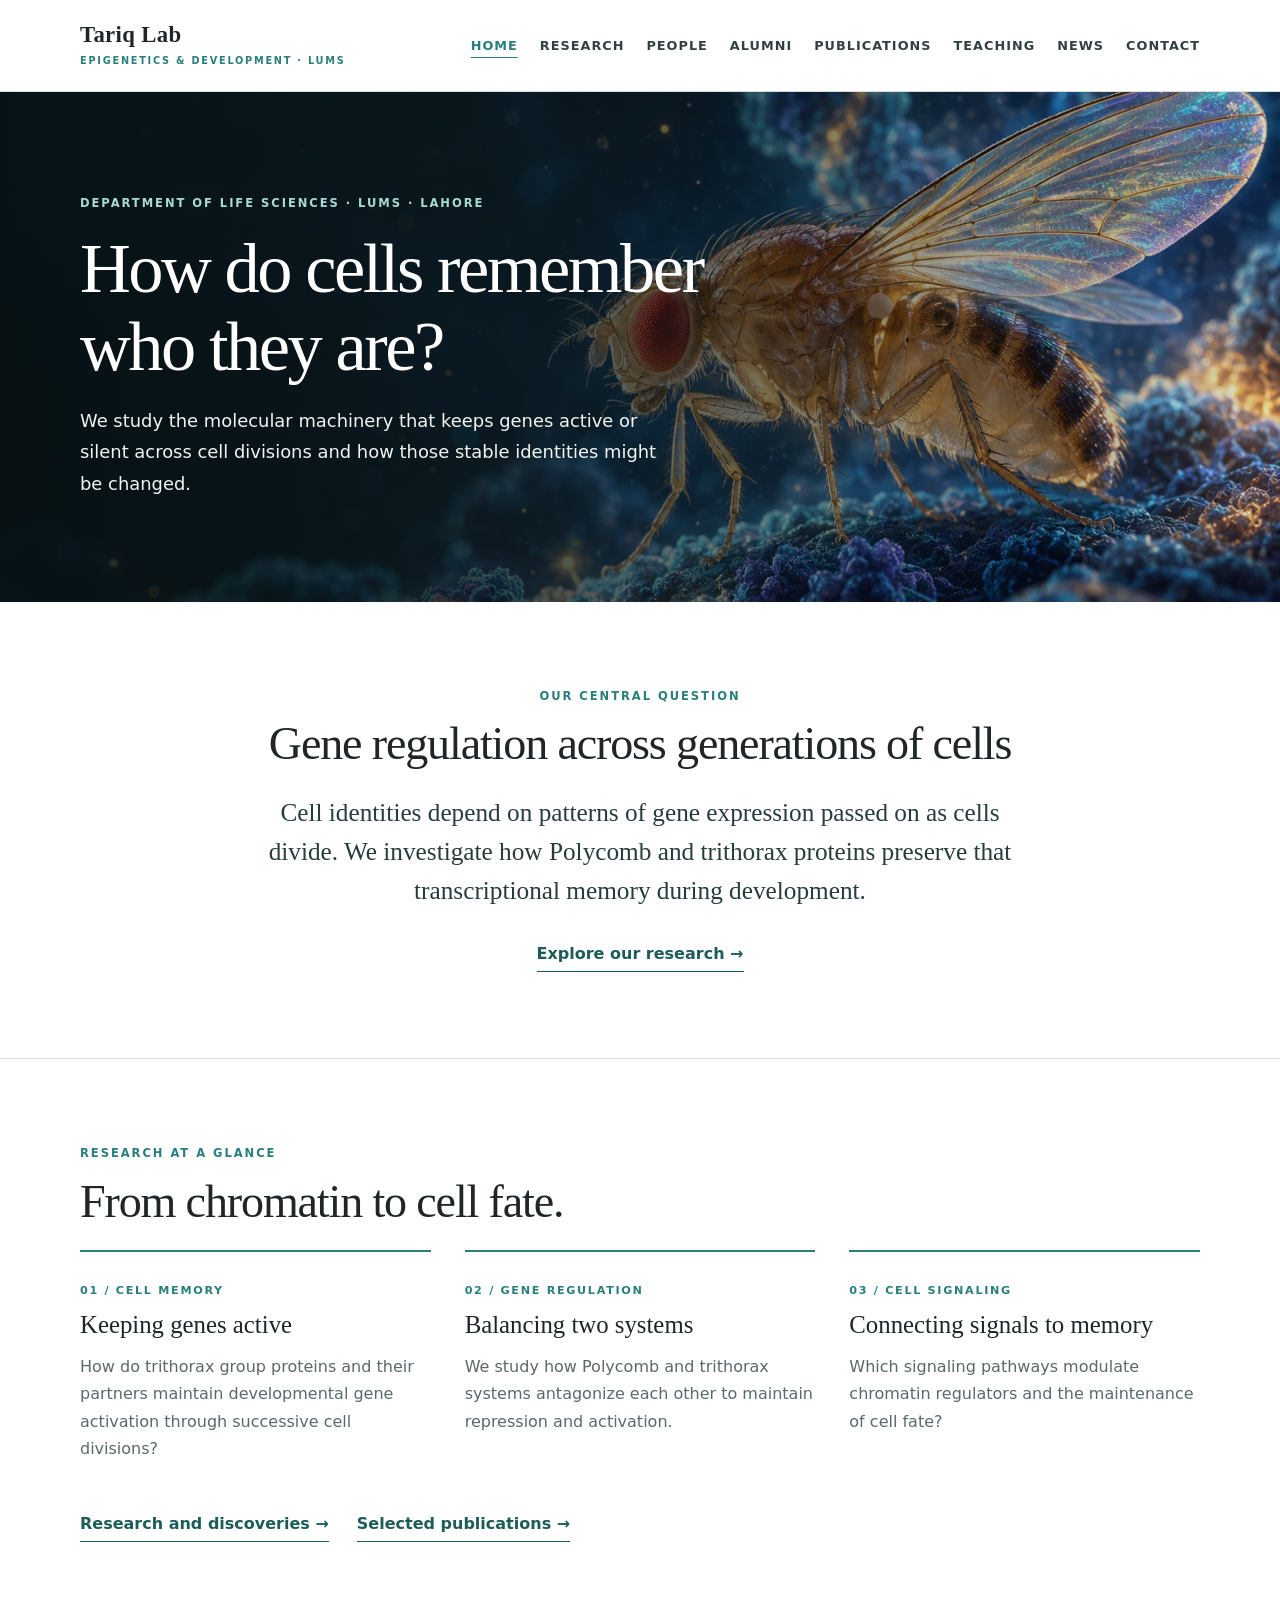
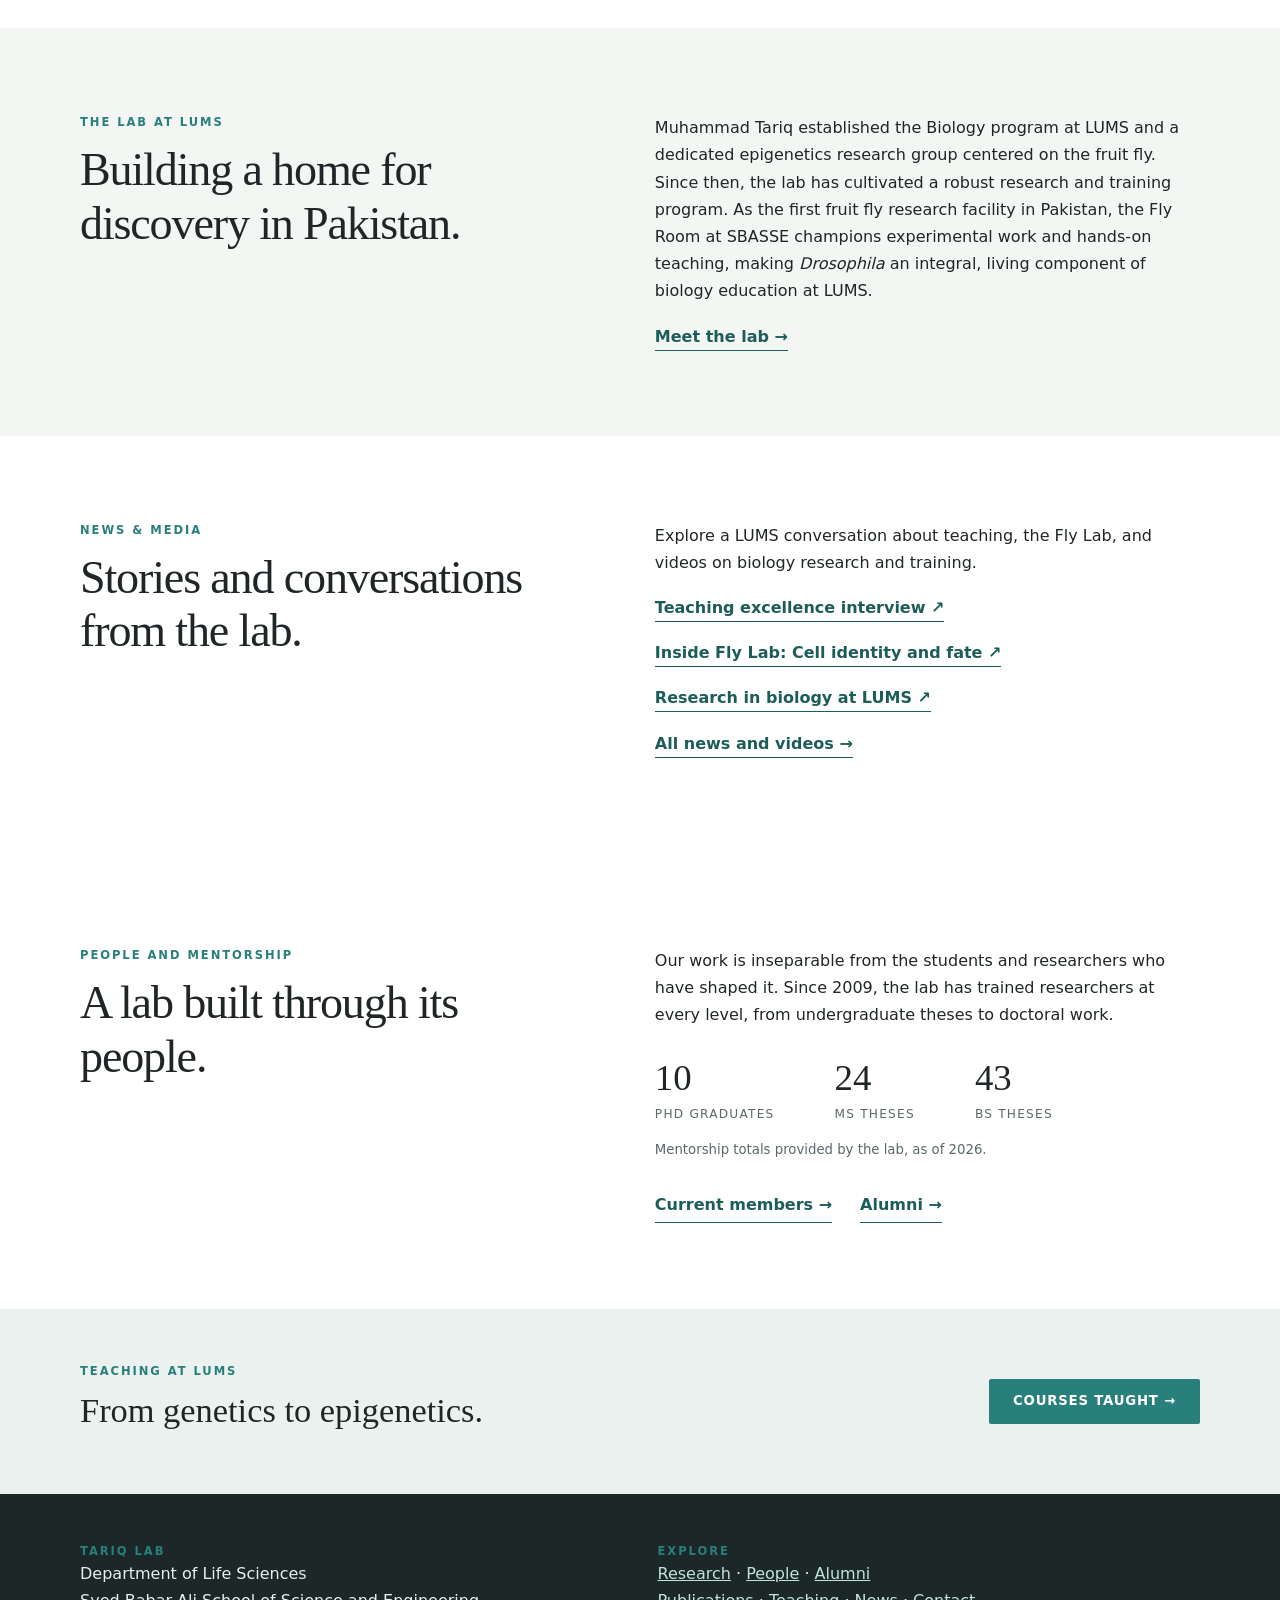
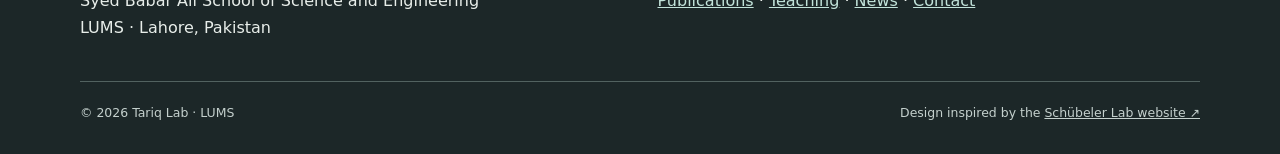
<file: index.html>
<!doctype html>
<html lang="en"><head><meta charset="utf-8"><meta name="viewport" content="width=device-width, initial-scale=1">
<meta name="description" content="Muhammad Tariq and the Tariq Lab at LUMS, Lahore, Pakistan study epigenetic cell memory, Polycomb and trithorax gene regulation, and cell fate in fruit flies."><meta name="theme-color" content="#1c2728">
<title>Muhammad Tariq Lab | Epigenetics Research at LUMS, Pakistan</title>
<meta name="google-site-verification" content="Fhw1HE2bzXPSPquiOwn-8FLwDLxDp2jfrckg_unkpP8" />
<link rel="canonical" href="https://tariqlab-epi.github.io/tariqlab/">
<meta property="og:site_name" content="Tariq Lab"><meta property="og:type" content="website">
<meta property="og:title" content="Muhammad Tariq Lab | Epigenetics Research at LUMS, Pakistan">
<meta property="og:description" content="Muhammad Tariq and the Tariq Lab at LUMS, Lahore, Pakistan study epigenetic cell memory, Polycomb and trithorax gene regulation, and cell fate in fruit flies.">
<meta property="og:url" content="https://tariqlab-epi.github.io/tariqlab/">
<link rel="icon" type="image/svg+xml" href="data:image/svg+xml,%3Csvg xmlns='http://www.w3.org/2000/svg' viewBox='0 0 64 64'%3E%3Crect width='64' height='64' rx='5' fill='%231c2728'/%3E%3Cpath d='M13 18h38M32 18v30M21 48h22' fill='none' stroke='%23d9e9e3' stroke-width='5' stroke-linecap='round'/%3E%3Ccircle cx='32' cy='32' r='6' fill='%23287f7b'/%3E%3C/svg%3E">
<link rel="stylesheet" href="styles.css"></head><body>
<a class="skip" href="#main">Skip to content</a>
<header class="site-header"><div class="wrap header-inner">
  <a class="wordmark" href="index.html">Tariq Lab<span>Epigenetics &amp; Development · LUMS</span></a>
  <nav class="desktop-nav" aria-label="Main navigation"><a href="index.html" aria-current="page">Home</a><a href="research.html">Research</a><a href="people.html">People</a><a href="alumni.html">Alumni</a><a href="publications.html">Publications</a><a href="teaching.html">Teaching</a><a href="news.html">News</a><a href="contact.html">Contact</a></nav>
  <details class="mobile-menu"><summary>Menu</summary><nav class="mobile-nav" aria-label="Mobile navigation"><a href="index.html" aria-current="page">Home</a><a href="research.html">Research</a><a href="people.html">People</a><a href="alumni.html">Alumni</a><a href="publications.html">Publications</a><a href="teaching.html">Teaching</a><a href="news.html">News</a><a href="contact.html">Contact</a></nav></details>
</div></header>
<section class="masthead home" aria-labelledby="page-title"><div class="wrap"><div class="eyebrow">Department of Life Sciences · LUMS · Lahore</div><h1 id="page-title">How do cells remember who they are?</h1><p>We study the molecular machinery that keeps genes active or silent across cell divisions and how those stable identities might be changed.</p></div></section>
<main id="main"><section class="section"><div class="wrap intro center"><div class="eyebrow">Our central question</div><h2>Gene regulation across generations of cells</h2><p class="lead">Cell identities depend on patterns of gene expression passed on as cells divide. We investigate how Polycomb and trithorax proteins preserve that transcriptional memory during development.</p><div class="link-row" style="justify-content:center"><a class="text-link" href="research.html">Explore our research →</a></div></div></section>
<hr class="rule"><section class="section"><div class="wrap"><div class="eyebrow">Research at a glance</div><h2>From chromatin to cell fate.</h2><div class="three">
  <article class="feature"><span class="number">01 / CELL MEMORY</span><h3>Keeping genes active</h3><p>How do trithorax group proteins and their partners maintain developmental gene activation through successive cell divisions?</p></article>
  <article class="feature"><span class="number">02 / GENE REGULATION</span><h3>Balancing two systems</h3><p>We study how Polycomb and trithorax systems antagonize each other to maintain repression and activation.</p></article>
  <article class="feature"><span class="number">03 / CELL SIGNALING</span><h3>Connecting signals to memory</h3><p>Which signaling pathways modulate chromatin regulators and the maintenance of cell fate?</p></article>
</div><div class="link-row"><a class="text-link" href="research.html">Research and discoveries →</a><a class="text-link" href="publications.html">Selected publications →</a></div></div></section>
<section class="section soft"><div class="wrap split"><div><div class="eyebrow">The lab at LUMS</div><h2>Building a home for discovery in Pakistan.</h2></div><div><p>Muhammad Tariq established the Biology program at LUMS and a dedicated epigenetics research group centered on the fruit fly. Since then, the lab has cultivated a robust research and training program. As the first fruit fly research facility in Pakistan, the Fly Room at SBASSE champions experimental work and hands-on teaching, making <em>Drosophila</em> an integral, living component of biology education at LUMS.</p><a class="text-link" href="people.html">Meet the lab →</a></div></div></section>
<section class="section"><div class="wrap split"><div><div class="eyebrow">News &amp; media</div><h2>Stories and conversations from the lab.</h2></div><div><p>Explore a LUMS conversation about teaching, the Fly Lab, and videos on biology research and training.</p><p><a class="text-link" href="https://lums.edu.pk/news/conversation-dr-muhammad-tariq-recipient-vice-chancellors-award-teaching-excellence" target="_blank" rel="noopener noreferrer">Teaching excellence interview ↗</a></p><p><a class="text-link" href="https://www.youtube.com/watch?v=PY4rpcMR7Qs" target="_blank" rel="noopener noreferrer">Inside Fly Lab: Cell identity and fate ↗</a></p><p><a class="text-link" href="https://www.facebook.com/lahoreuniversityofmanagementsciences/videos/at-lums-research-in-biology-is-an-immersive-experience-that-prepares-ms-and-phd-/1495875978861127/" target="_blank" rel="noopener noreferrer">Research in biology at LUMS ↗</a></p><p><a class="text-link" href="news.html">All news and videos →</a></p></div></div></section>
<section class="section"><div class="wrap split"><div><div class="eyebrow">People and mentorship</div><h2>A lab built through its people.</h2></div><div><p>Our work is inseparable from the students and researchers who have shaped it. Since 2009, the lab has trained researchers at every level, from undergraduate theses to doctoral work.</p><div class="stat-row"><div><strong>10</strong><span>PhD graduates</span></div><div><strong>24</strong><span>MS theses</span></div><div><strong>43</strong><span>BS theses</span></div></div><p class="small-note">Mentorship totals provided by the lab, as of 2026.</p><div class="link-row"><a class="text-link" href="people.html">Current members →</a><a class="text-link" href="alumni.html">Alumni →</a></div></div></div></section></main>
<aside class="related"><div class="wrap related-inner"><div><div class="eyebrow">Teaching at LUMS</div><h2>From genetics to epigenetics.</h2></div><a class="button" href="teaching.html">Courses taught →</a></div></aside>
<footer class="site-footer"><div class="wrap">
  <div class="footer-grid"><div><div class="eyebrow">Tariq Lab</div><p>Department of Life Sciences<br>Syed Babar Ali School of Science and Engineering<br>LUMS · Lahore, Pakistan</p></div>
  <div><div class="eyebrow">Explore</div><p><a href="research.html">Research</a> · <a href="people.html">People</a> · <a href="alumni.html">Alumni</a><br><a href="publications.html">Publications</a> · <a href="teaching.html">Teaching</a> · <a href="news.html">News</a> · <a href="contact.html">Contact</a></p></div></div>
  <div class="footer-small"><span>© 2026 Tariq Lab · LUMS</span><span>Design inspired by the <a href="https://www.schubelerlab.org/" target="_blank" rel="noopener noreferrer">Schübeler Lab website ↗</a></span></div>
</div></footer>
</body></html>
</file>
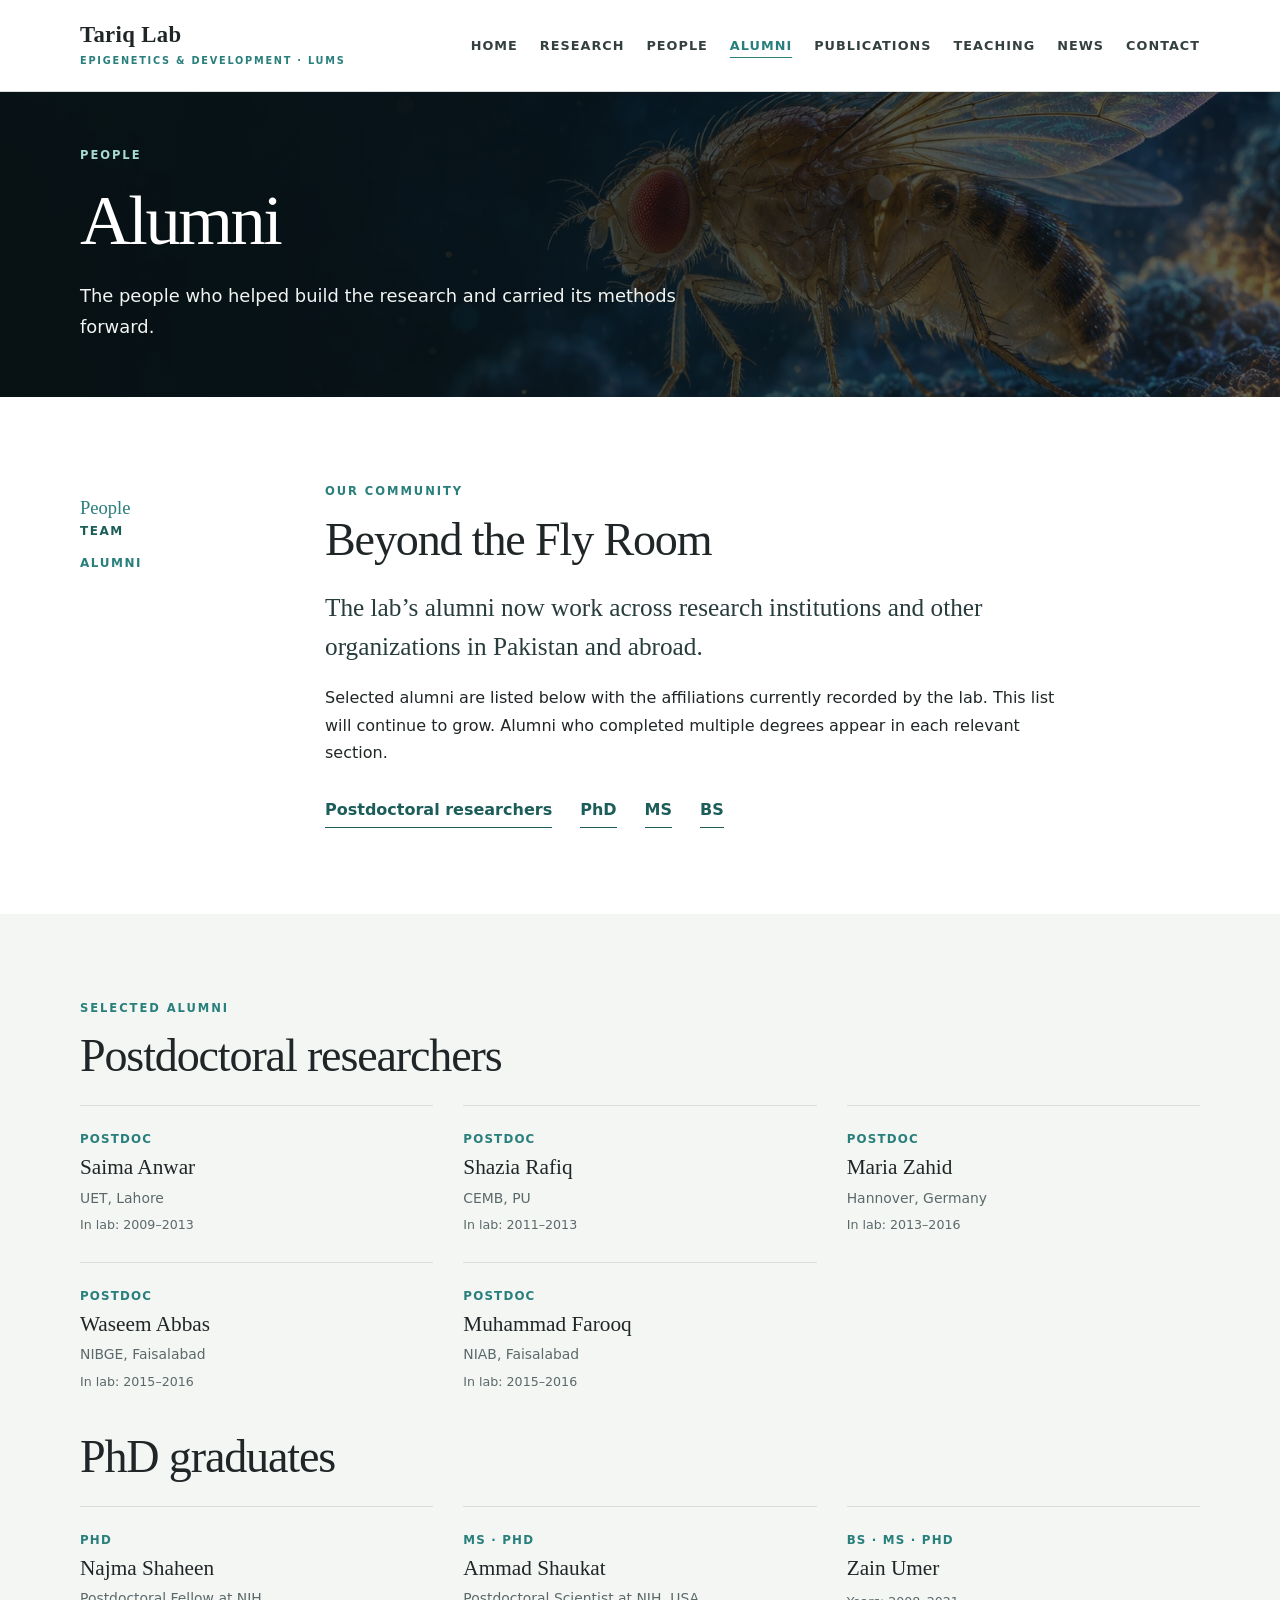
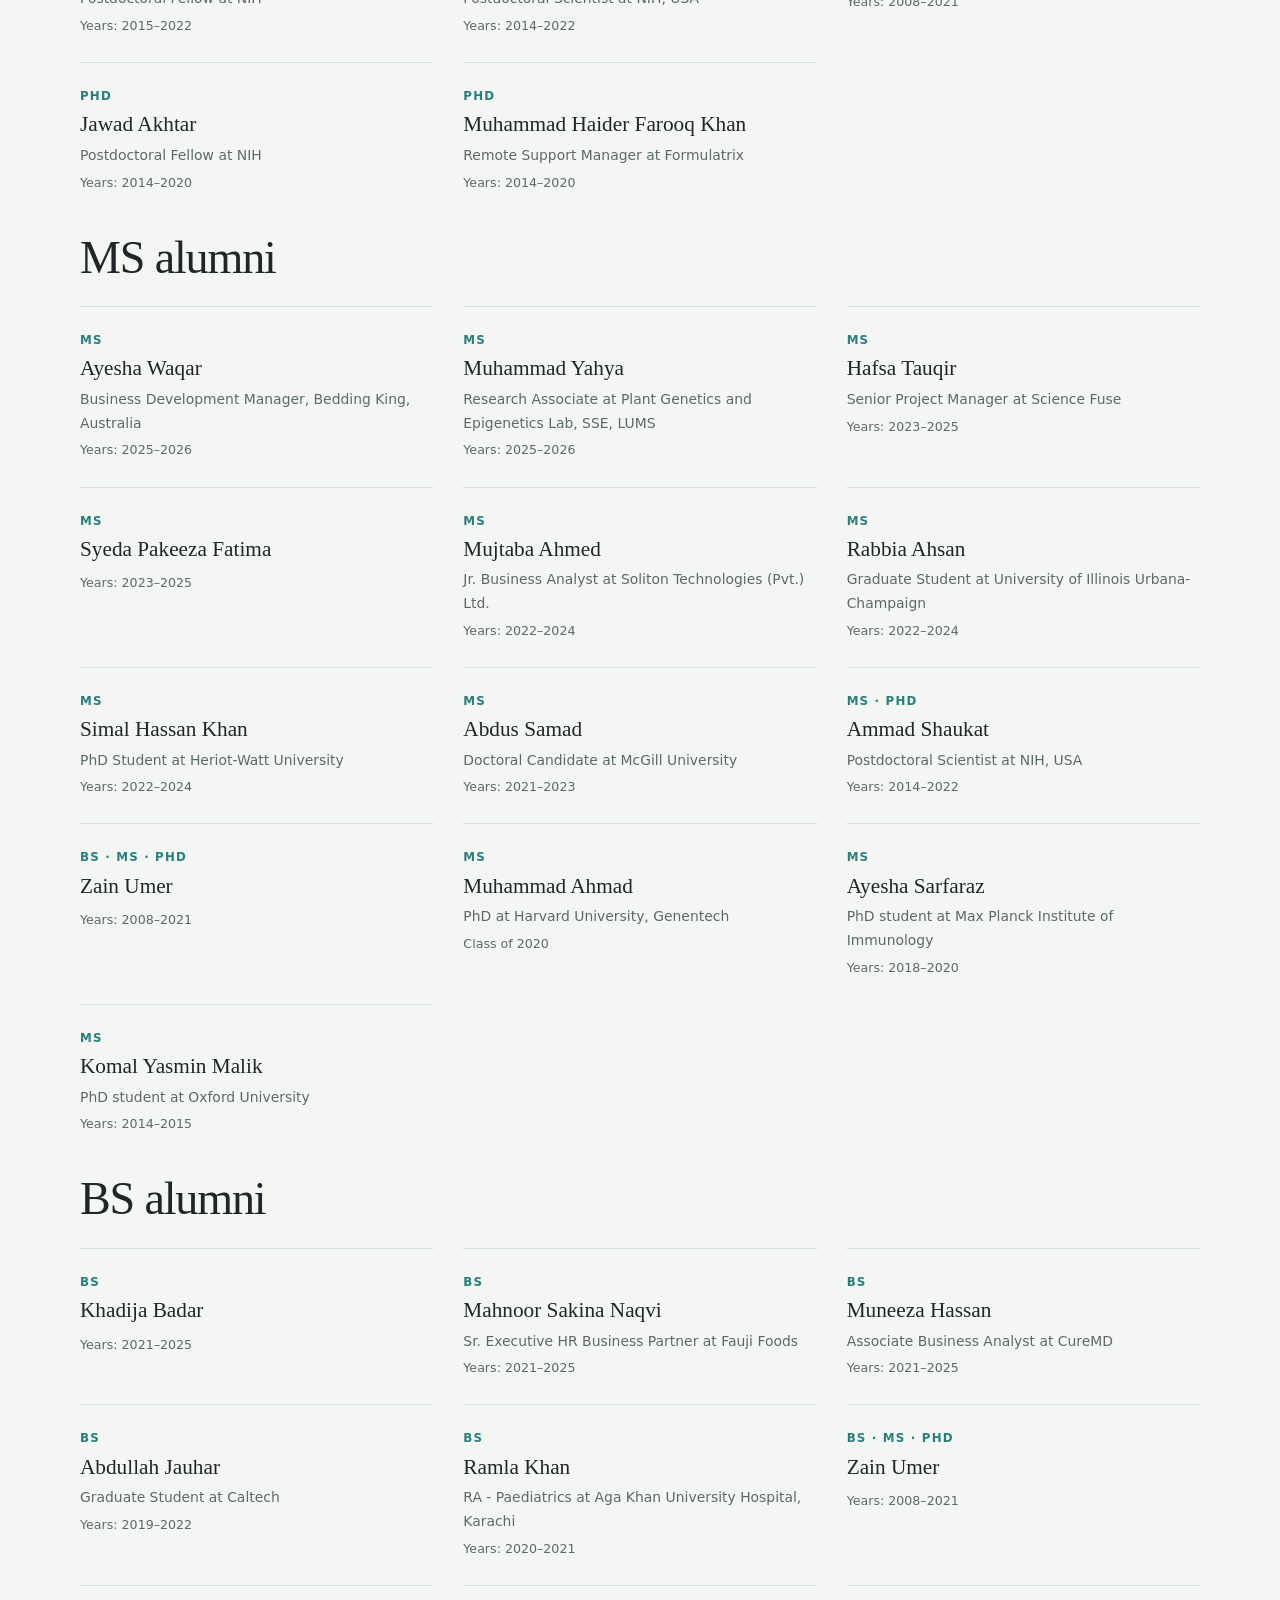
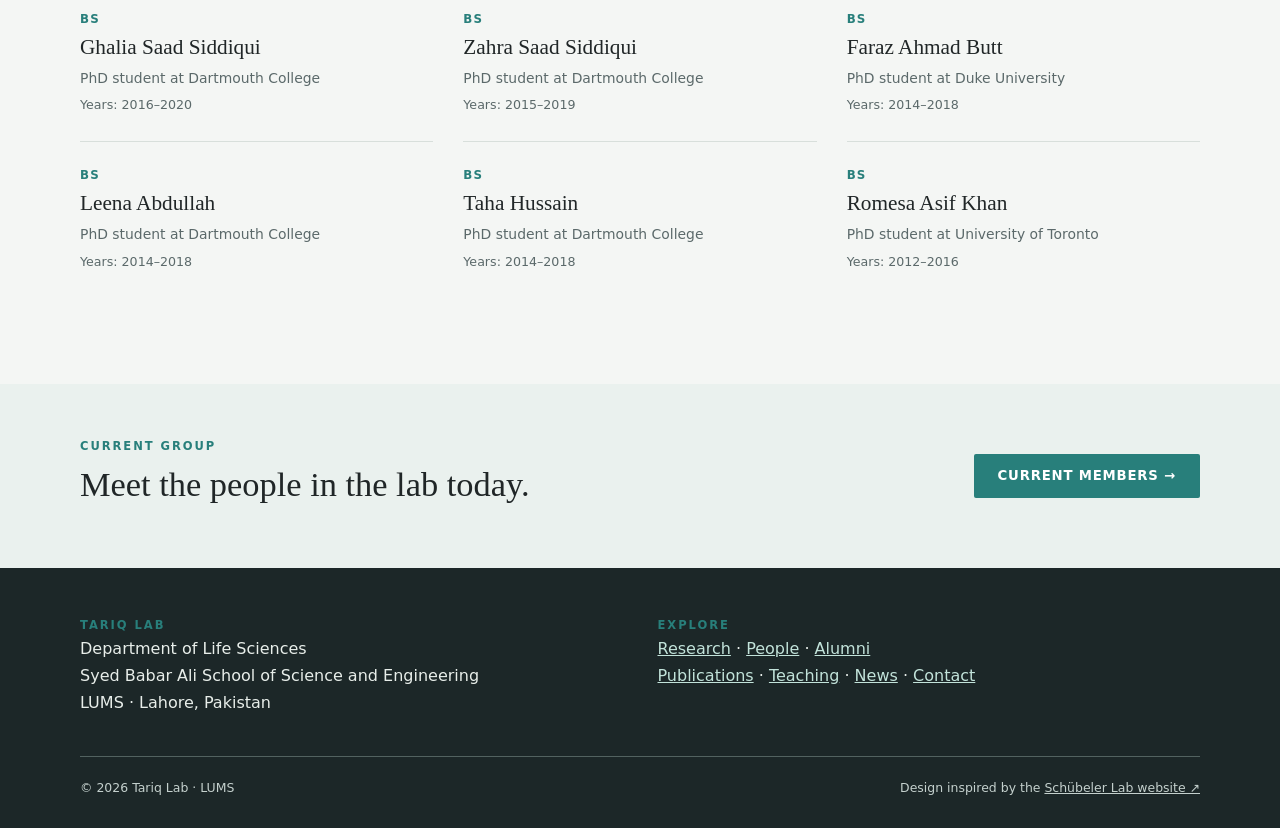
<file: alumni.html>
<!doctype html>
<html lang="en"><head><meta charset="utf-8"><meta name="viewport" content="width=device-width, initial-scale=1">
<meta name="description" content="Selected alumni of the Tariq Lab at LUMS and their current affiliations."><meta name="theme-color" content="#1c2728">
<title>Alumni | Muhammad Tariq Lab · LUMS</title>
<link rel="canonical" href="https://tariqlab-epi.github.io/tariqlab/alumni.html">
<meta property="og:site_name" content="Tariq Lab"><meta property="og:type" content="website">
<meta property="og:title" content="Alumni | Muhammad Tariq Lab · LUMS">
<meta property="og:description" content="Selected alumni of the Tariq Lab at LUMS and their current affiliations.">
<meta property="og:url" content="https://tariqlab-epi.github.io/tariqlab/alumni.html">
<link rel="icon" type="image/svg+xml" href="data:image/svg+xml,%3Csvg xmlns='http://www.w3.org/2000/svg' viewBox='0 0 64 64'%3E%3Crect width='64' height='64' rx='5' fill='%231c2728'/%3E%3Cpath d='M13 18h38M32 18v30M21 48h22' fill='none' stroke='%23d9e9e3' stroke-width='5' stroke-linecap='round'/%3E%3Ccircle cx='32' cy='32' r='6' fill='%23287f7b'/%3E%3C/svg%3E">
<link rel="stylesheet" href="styles.css"></head><body>
<a class="skip" href="#main">Skip to content</a>
<header class="site-header"><div class="wrap header-inner">
  <a class="wordmark" href="index.html">Tariq Lab<span>Epigenetics &amp; Development · LUMS</span></a>
  <nav class="desktop-nav" aria-label="Main navigation"><a href="index.html">Home</a><a href="research.html">Research</a><a href="people.html">People</a><a href="alumni.html" aria-current="page">Alumni</a><a href="publications.html">Publications</a><a href="teaching.html">Teaching</a><a href="news.html">News</a><a href="contact.html">Contact</a></nav>
  <details class="mobile-menu"><summary>Menu</summary><nav class="mobile-nav" aria-label="Mobile navigation"><a href="index.html">Home</a><a href="research.html">Research</a><a href="people.html">People</a><a href="alumni.html" aria-current="page">Alumni</a><a href="publications.html">Publications</a><a href="teaching.html">Teaching</a><a href="news.html">News</a><a href="contact.html">Contact</a></nav></details>
</div></header>
<section class="masthead inner" aria-labelledby="page-title"><div class="wrap"><div class="eyebrow">People</div><h1 id="page-title">Alumni</h1><p>The people who helped build the research and carried its methods forward.</p></div></section>
<main id="main"><section class="section"><div class="wrap chapter"><aside class="side"><span class="side-title">People</span><a href="people.html">Team</a><a href="alumni.html" aria-current="page">Alumni</a></aside><div class="chapter-body"><div class="eyebrow">Our community</div><h2 class="page-title">Beyond the Fly Room</h2><p class="lead">The lab’s alumni now work across research institutions and other organizations in Pakistan and abroad.</p><p>Selected alumni are listed below with the affiliations currently recorded by the lab. This list will continue to grow. Alumni who completed multiple degrees appear in each relevant section.</p><div class="link-row"><a class="text-link" href="#postdocs">Postdoctoral researchers</a><a class="text-link" href="#phd">PhD</a><a class="text-link" href="#ms">MS</a><a class="text-link" href="#bs">BS</a></div></div></div></section>
<section class="section soft"><div class="wrap"><div class="eyebrow">Selected alumni</div><h2 id="postdocs">Postdoctoral researchers</h2><div class="people-grid"><article class="person"><p class="role">Postdoc</p><h3>Saima Anwar</h3><p>UET, Lahore</p><span class="years">In lab: 2009–2013</span></article><article class="person"><p class="role">Postdoc</p><h3>Shazia Rafiq</h3><p>CEMB, PU</p><span class="years">In lab: 2011–2013</span></article><article class="person"><p class="role">Postdoc</p><h3>Maria Zahid</h3><p>Hannover, Germany</p><span class="years">In lab: 2013–2016</span></article><article class="person"><p class="role">Postdoc</p><h3>Waseem Abbas</h3><p>NIBGE, Faisalabad</p><span class="years">In lab: 2015–2016</span></article><article class="person"><p class="role">Postdoc</p><h3>Muhammad Farooq</h3><p>NIAB, Faisalabad</p><span class="years">In lab: 2015–2016</span></article></div><h2 class="divider-heading" id="phd">PhD graduates</h2><div class="people-grid"><article class="person"><p class="role">PhD</p><h3>Najma Shaheen</h3><p>Postdoctoral Fellow at NIH</p><span class="years">Years: 2015–2022</span></article><article class="person"><p class="role">MS · PhD</p><h3>Ammad Shaukat</h3><p>Postdoctoral Scientist at NIH, USA</p><span class="years">Years: 2014–2022</span></article><article class="person"><p class="role">BS · MS · PhD</p><h3>Zain Umer</h3><span class="years">Years: 2008–2021</span></article><article class="person"><p class="role">PhD</p><h3>Jawad Akhtar</h3><p>Postdoctoral Fellow at NIH</p><span class="years">Years: 2014–2020</span></article><article class="person"><p class="role">PhD</p><h3>Muhammad Haider Farooq Khan</h3><p>Remote Support Manager at Formulatrix</p><span class="years">Years: 2014–2020</span></article></div><h2 class="divider-heading" id="ms">MS alumni</h2><div class="people-grid"><article class="person"><p class="role">MS</p><h3>Ayesha Waqar</h3><p>Business Development Manager, Bedding King, Australia</p><span class="years">Years: 2025–2026</span></article><article class="person"><p class="role">MS</p><h3>Muhammad Yahya</h3><p>Research Associate at Plant Genetics and Epigenetics Lab, SSE, LUMS</p><span class="years">Years: 2025–2026</span></article><article class="person"><p class="role">MS</p><h3>Hafsa Tauqir</h3><p>Senior Project Manager at Science Fuse</p><span class="years">Years: 2023–2025</span></article><article class="person"><p class="role">MS</p><h3>Syeda Pakeeza Fatima</h3><span class="years">Years: 2023–2025</span></article><article class="person"><p class="role">MS</p><h3>Mujtaba Ahmed</h3><p>Jr. Business Analyst at Soliton Technologies (Pvt.) Ltd.</p><span class="years">Years: 2022–2024</span></article><article class="person"><p class="role">MS</p><h3>Rabbia Ahsan</h3><p>Graduate Student at University of Illinois Urbana-Champaign</p><span class="years">Years: 2022–2024</span></article><article class="person"><p class="role">MS</p><h3>Simal Hassan Khan</h3><p>PhD Student at Heriot-Watt University</p><span class="years">Years: 2022–2024</span></article><article class="person"><p class="role">MS</p><h3>Abdus Samad</h3><p>Doctoral Candidate at McGill University</p><span class="years">Years: 2021–2023</span></article><article class="person"><p class="role">MS · PhD</p><h3>Ammad Shaukat</h3><p>Postdoctoral Scientist at NIH, USA</p><span class="years">Years: 2014–2022</span></article><article class="person"><p class="role">BS · MS · PhD</p><h3>Zain Umer</h3><span class="years">Years: 2008–2021</span></article><article class="person"><p class="role">MS</p><h3>Muhammad Ahmad</h3><p>PhD at Harvard University, Genentech</p><span class="years">Class of 2020</span></article><article class="person"><p class="role">MS</p><h3>Ayesha Sarfaraz</h3><p>PhD student at Max Planck Institute of Immunology</p><span class="years">Years: 2018–2020</span></article><article class="person"><p class="role">MS</p><h3>Komal Yasmin Malik</h3><p>PhD student at Oxford University</p><span class="years">Years: 2014–2015</span></article></div><h2 class="divider-heading" id="bs">BS alumni</h2><div class="people-grid"><article class="person"><p class="role">BS</p><h3>Khadija Badar</h3><span class="years">Years: 2021–2025</span></article><article class="person"><p class="role">BS</p><h3>Mahnoor Sakina Naqvi</h3><p>Sr. Executive HR Business Partner at Fauji Foods</p><span class="years">Years: 2021–2025</span></article><article class="person"><p class="role">BS</p><h3>Muneeza Hassan</h3><p>Associate Business Analyst at CureMD</p><span class="years">Years: 2021–2025</span></article><article class="person"><p class="role">BS</p><h3>Abdullah Jauhar</h3><p>Graduate Student at Caltech</p><span class="years">Years: 2019–2022</span></article><article class="person"><p class="role">BS</p><h3>Ramla Khan</h3><p>RA - Paediatrics at Aga Khan University Hospital, Karachi</p><span class="years">Years: 2020–2021</span></article><article class="person"><p class="role">BS · MS · PhD</p><h3>Zain Umer</h3><span class="years">Years: 2008–2021</span></article><article class="person"><p class="role">BS</p><h3>Ghalia Saad Siddiqui</h3><p>PhD student at Dartmouth College</p><span class="years">Years: 2016–2020</span></article><article class="person"><p class="role">BS</p><h3>Zahra Saad Siddiqui</h3><p>PhD student at Dartmouth College</p><span class="years">Years: 2015–2019</span></article><article class="person"><p class="role">BS</p><h3>Faraz Ahmad Butt</h3><p>PhD student at Duke University</p><span class="years">Years: 2014–2018</span></article><article class="person"><p class="role">BS</p><h3>Leena Abdullah</h3><p>PhD student at Dartmouth College</p><span class="years">Years: 2014–2018</span></article><article class="person"><p class="role">BS</p><h3>Taha Hussain</h3><p>PhD student at Dartmouth College</p><span class="years">Years: 2014–2018</span></article><article class="person"><p class="role">BS</p><h3>Romesa Asif Khan</h3><p>PhD student at University of Toronto</p><span class="years">Years: 2012–2016</span></article></div></div></section></main>
<aside class="related"><div class="wrap related-inner"><div><div class="eyebrow">Current group</div><h2>Meet the people in the lab today.</h2></div><a class="button" href="people.html">Current members →</a></div></aside>
<footer class="site-footer"><div class="wrap">
  <div class="footer-grid"><div><div class="eyebrow">Tariq Lab</div><p>Department of Life Sciences<br>Syed Babar Ali School of Science and Engineering<br>LUMS · Lahore, Pakistan</p></div>
  <div><div class="eyebrow">Explore</div><p><a href="research.html">Research</a> · <a href="people.html">People</a> · <a href="alumni.html">Alumni</a><br><a href="publications.html">Publications</a> · <a href="teaching.html">Teaching</a> · <a href="news.html">News</a> · <a href="contact.html">Contact</a></p></div></div>
  <div class="footer-small"><span>© 2026 Tariq Lab · LUMS</span><span>Design inspired by the <a href="https://www.schubelerlab.org/" target="_blank" rel="noopener noreferrer">Schübeler Lab website ↗</a></span></div>
</div></footer>
</body></html>
</file>
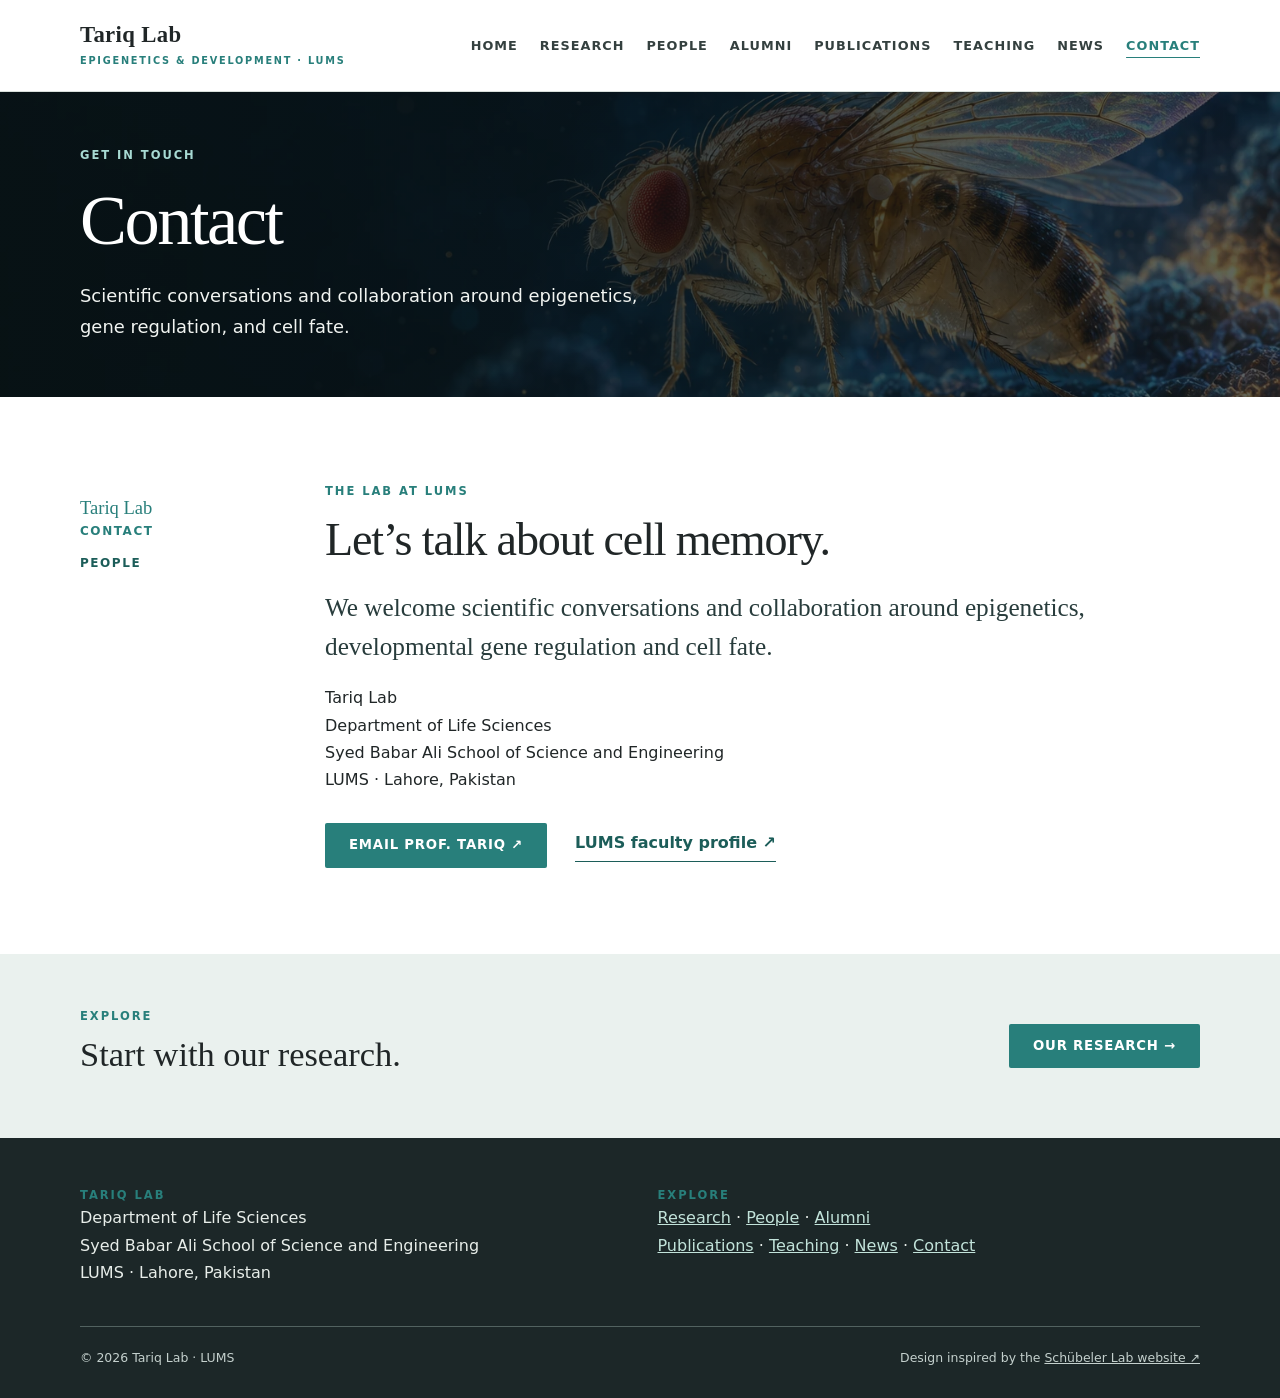
<file: contact.html>
<!doctype html>
<html lang="en"><head><meta charset="utf-8"><meta name="viewport" content="width=device-width, initial-scale=1">
<meta name="description" content="Contact Professor Muhammad Tariq and the Tariq Lab at LUMS in Lahore, Pakistan."><meta name="theme-color" content="#1c2728">
<title>Contact | Muhammad Tariq Lab · LUMS</title>
<link rel="canonical" href="https://tariqlab-epi.github.io/tariqlab/contact.html">
<meta property="og:site_name" content="Tariq Lab"><meta property="og:type" content="website">
<meta property="og:title" content="Contact | Muhammad Tariq Lab · LUMS">
<meta property="og:description" content="Contact Professor Muhammad Tariq and the Tariq Lab at LUMS in Lahore, Pakistan.">
<meta property="og:url" content="https://tariqlab-epi.github.io/tariqlab/contact.html">
<link rel="icon" type="image/svg+xml" href="data:image/svg+xml,%3Csvg xmlns='http://www.w3.org/2000/svg' viewBox='0 0 64 64'%3E%3Crect width='64' height='64' rx='5' fill='%231c2728'/%3E%3Cpath d='M13 18h38M32 18v30M21 48h22' fill='none' stroke='%23d9e9e3' stroke-width='5' stroke-linecap='round'/%3E%3Ccircle cx='32' cy='32' r='6' fill='%23287f7b'/%3E%3C/svg%3E">
<link rel="stylesheet" href="styles.css"></head><body>
<a class="skip" href="#main">Skip to content</a>
<header class="site-header"><div class="wrap header-inner">
  <a class="wordmark" href="index.html">Tariq Lab<span>Epigenetics &amp; Development · LUMS</span></a>
  <nav class="desktop-nav" aria-label="Main navigation"><a href="index.html">Home</a><a href="research.html">Research</a><a href="people.html">People</a><a href="alumni.html">Alumni</a><a href="publications.html">Publications</a><a href="teaching.html">Teaching</a><a href="news.html">News</a><a href="contact.html" aria-current="page">Contact</a></nav>
  <details class="mobile-menu"><summary>Menu</summary><nav class="mobile-nav" aria-label="Mobile navigation"><a href="index.html">Home</a><a href="research.html">Research</a><a href="people.html">People</a><a href="alumni.html">Alumni</a><a href="publications.html">Publications</a><a href="teaching.html">Teaching</a><a href="news.html">News</a><a href="contact.html" aria-current="page">Contact</a></nav></details>
</div></header>
<section class="masthead inner" aria-labelledby="page-title"><div class="wrap"><div class="eyebrow">Get in touch</div><h1 id="page-title">Contact</h1><p>Scientific conversations and collaboration around epigenetics, gene regulation, and cell fate.</p></div></section>
<main id="main"><section class="section"><div class="wrap chapter"><aside class="side"><span class="side-title">Tariq Lab</span><a href="contact.html" aria-current="page">Contact</a><a href="people.html">People</a></aside><div class="chapter-body"><div class="eyebrow">The lab at LUMS</div><h2 class="page-title">Let’s talk about cell memory.</h2><p class="lead">We welcome scientific conversations and collaboration around epigenetics, developmental gene regulation and cell fate.</p><p>Tariq Lab<br>Department of Life Sciences<br>Syed Babar Ali School of Science and Engineering<br>LUMS · Lahore, Pakistan</p><div class="link-row"><a class="button" href="mailto:m.tariq@lums.edu.pk">Email Prof. Tariq ↗</a><a class="text-link" href="https://lums.edu.pk/faculty_member/260" target="_blank" rel="noopener noreferrer">LUMS faculty profile ↗</a></div></div></div></section></main>
<aside class="related"><div class="wrap related-inner"><div><div class="eyebrow">Explore</div><h2>Start with our research.</h2></div><a class="button" href="research.html">Our research →</a></div></aside>
<footer class="site-footer"><div class="wrap">
  <div class="footer-grid"><div><div class="eyebrow">Tariq Lab</div><p>Department of Life Sciences<br>Syed Babar Ali School of Science and Engineering<br>LUMS · Lahore, Pakistan</p></div>
  <div><div class="eyebrow">Explore</div><p><a href="research.html">Research</a> · <a href="people.html">People</a> · <a href="alumni.html">Alumni</a><br><a href="publications.html">Publications</a> · <a href="teaching.html">Teaching</a> · <a href="news.html">News</a> · <a href="contact.html">Contact</a></p></div></div>
  <div class="footer-small"><span>© 2026 Tariq Lab · LUMS</span><span>Design inspired by the <a href="https://www.schubelerlab.org/" target="_blank" rel="noopener noreferrer">Schübeler Lab website ↗</a></span></div>
</div></footer>
</body></html>
</file>
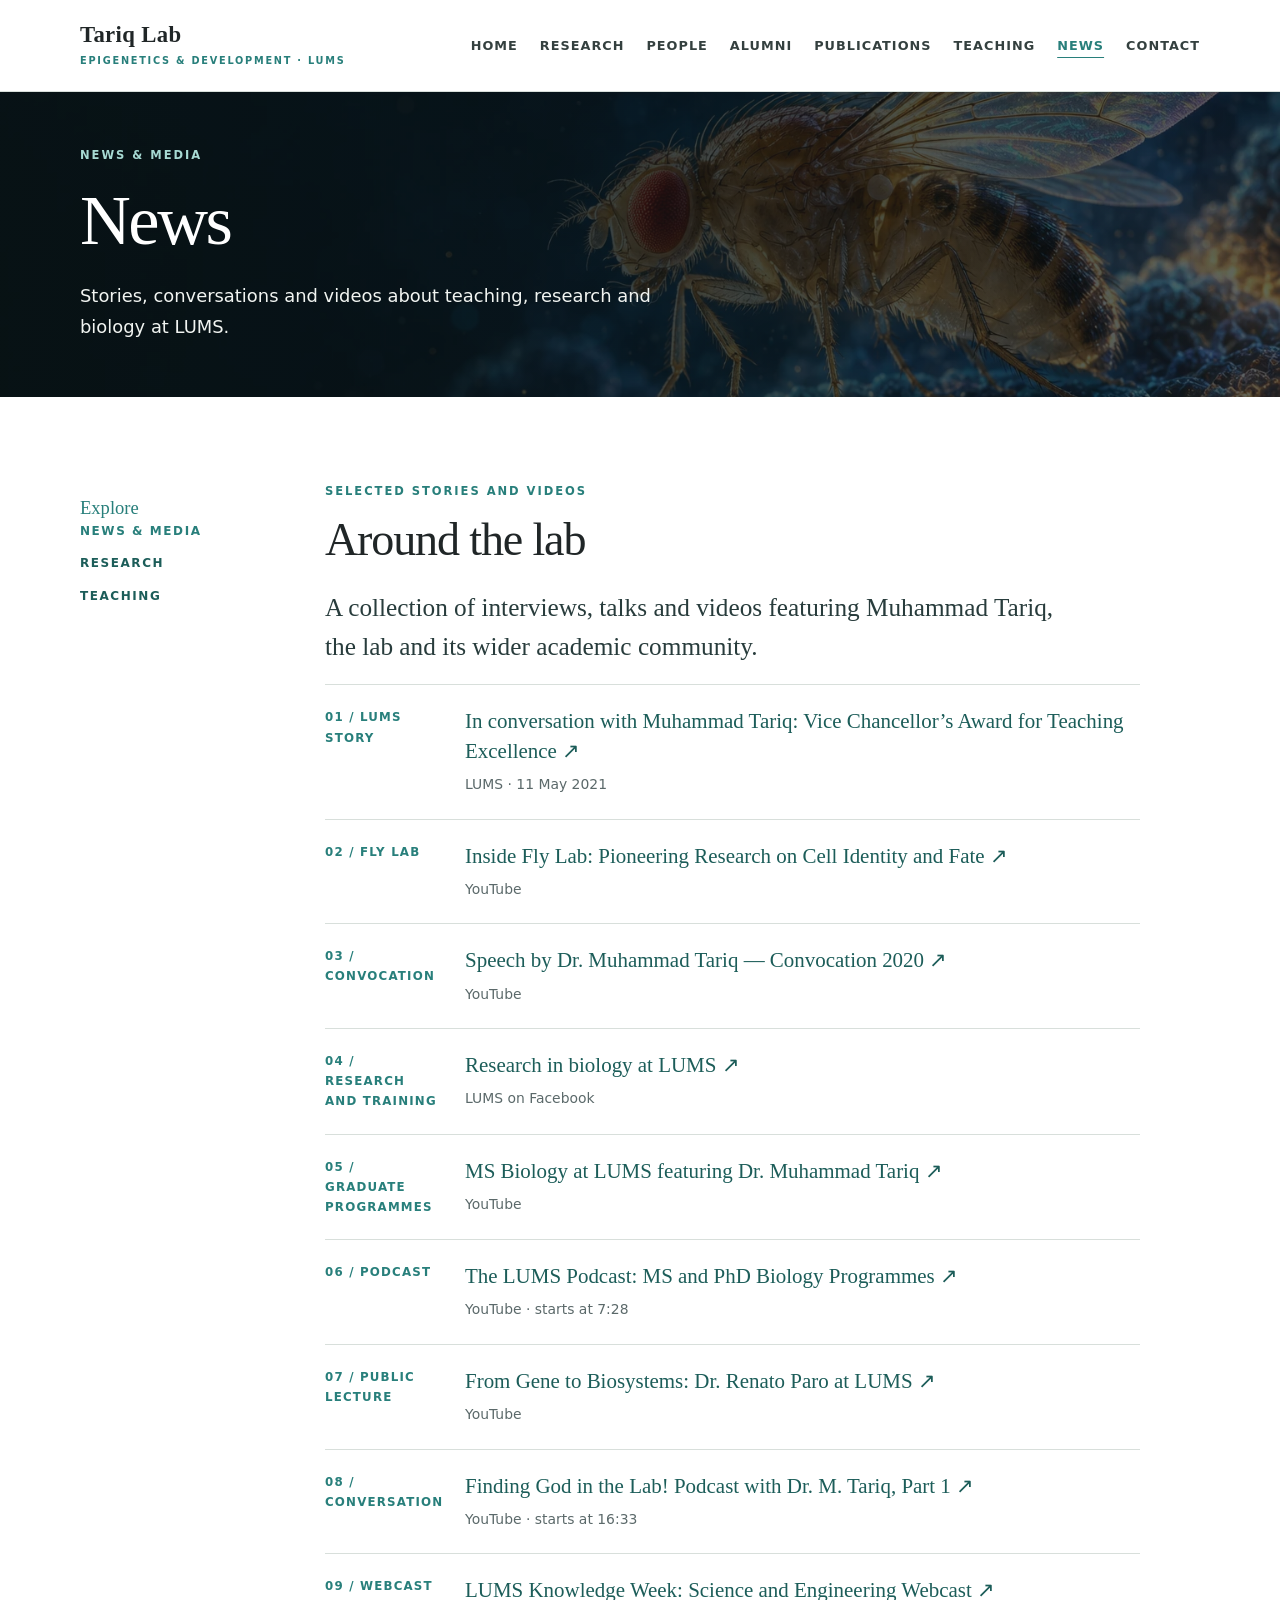
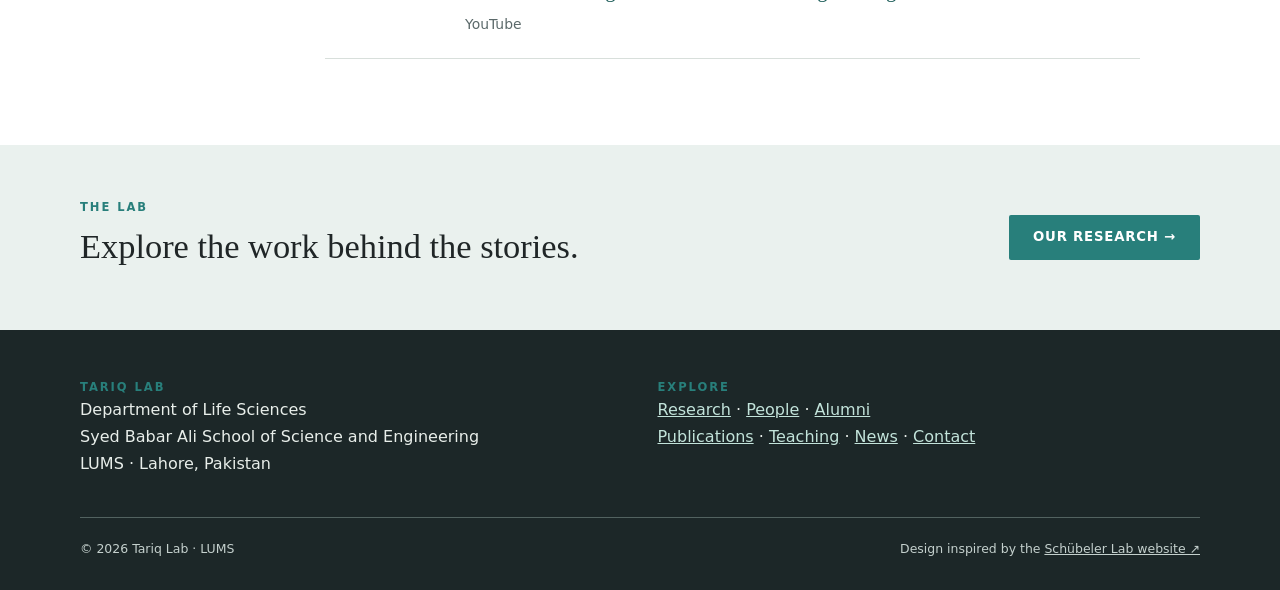
<file: news.html>
<!doctype html>
<html lang="en"><head><meta charset="utf-8"><meta name="viewport" content="width=device-width, initial-scale=1">
<meta name="description" content="Stories, videos, talks and conversations featuring Muhammad Tariq and the Tariq Lab at LUMS."><meta name="theme-color" content="#1c2728">
<title>News | Muhammad Tariq Lab · LUMS</title>
<link rel="canonical" href="https://tariqlab-epi.github.io/tariqlab/news.html">
<meta property="og:site_name" content="Tariq Lab"><meta property="og:type" content="website">
<meta property="og:title" content="News | Muhammad Tariq Lab · LUMS">
<meta property="og:description" content="Stories, videos, talks and conversations featuring Muhammad Tariq and the Tariq Lab at LUMS.">
<meta property="og:url" content="https://tariqlab-epi.github.io/tariqlab/news.html">
<link rel="icon" type="image/svg+xml" href="data:image/svg+xml,%3Csvg xmlns='http://www.w3.org/2000/svg' viewBox='0 0 64 64'%3E%3Crect width='64' height='64' rx='5' fill='%231c2728'/%3E%3Cpath d='M13 18h38M32 18v30M21 48h22' fill='none' stroke='%23d9e9e3' stroke-width='5' stroke-linecap='round'/%3E%3Ccircle cx='32' cy='32' r='6' fill='%23287f7b'/%3E%3C/svg%3E">
<link rel="stylesheet" href="styles.css"></head><body>
<a class="skip" href="#main">Skip to content</a>
<header class="site-header"><div class="wrap header-inner">
  <a class="wordmark" href="index.html">Tariq Lab<span>Epigenetics &amp; Development · LUMS</span></a>
  <nav class="desktop-nav" aria-label="Main navigation"><a href="index.html">Home</a><a href="research.html">Research</a><a href="people.html">People</a><a href="alumni.html">Alumni</a><a href="publications.html">Publications</a><a href="teaching.html">Teaching</a><a href="news.html" aria-current="page">News</a><a href="contact.html">Contact</a></nav>
  <details class="mobile-menu"><summary>Menu</summary><nav class="mobile-nav" aria-label="Mobile navigation"><a href="index.html">Home</a><a href="research.html">Research</a><a href="people.html">People</a><a href="alumni.html">Alumni</a><a href="publications.html">Publications</a><a href="teaching.html">Teaching</a><a href="news.html" aria-current="page">News</a><a href="contact.html">Contact</a></nav></details>
</div></header>
<section class="masthead inner" aria-labelledby="page-title"><div class="wrap"><div class="eyebrow">News & media</div><h1 id="page-title">News</h1><p>Stories, conversations and videos about teaching, research and biology at LUMS.</p></div></section>
<main id="main"><section class="section"><div class="wrap chapter"><aside class="side"><span class="side-title">Explore</span><a href="news.html" aria-current="page">News &amp; media</a><a href="research.html">Research</a><a href="teaching.html">Teaching</a></aside><div class="chapter-body"><div class="eyebrow">Selected stories and videos</div><h2 class="page-title">Around the lab</h2><p class="lead">A collection of interviews, talks and videos featuring Muhammad Tariq, the lab and its wider academic community.</p><div class="items"><article class="item"><div class="label">01 / LUMS story</div><div><a class="pub-title" href="https://lums.edu.pk/news/conversation-dr-muhammad-tariq-recipient-vice-chancellors-award-teaching-excellence" target="_blank" rel="noopener noreferrer">In conversation with Muhammad Tariq: Vice Chancellor’s Award for Teaching Excellence ↗</a><div class="pub-meta">LUMS · 11 May 2021</div></div></article><article class="item"><div class="label">02 / Fly Lab</div><div><a class="pub-title" href="https://www.youtube.com/watch?v=PY4rpcMR7Qs" target="_blank" rel="noopener noreferrer">Inside Fly Lab: Pioneering Research on Cell Identity and Fate ↗</a><div class="pub-meta">YouTube</div></div></article><article class="item"><div class="label">03 / Convocation</div><div><a class="pub-title" href="https://www.youtube.com/watch?v=o_0iRFerHF0" target="_blank" rel="noopener noreferrer">Speech by Dr. Muhammad Tariq — Convocation 2020 ↗</a><div class="pub-meta">YouTube</div></div></article><article class="item"><div class="label">04 / Research and training</div><div><a class="pub-title" href="https://www.facebook.com/lahoreuniversityofmanagementsciences/videos/at-lums-research-in-biology-is-an-immersive-experience-that-prepares-ms-and-phd-/1495875978861127/" target="_blank" rel="noopener noreferrer">Research in biology at LUMS ↗</a><div class="pub-meta">LUMS on Facebook</div></div></article><article class="item"><div class="label">05 / Graduate programmes</div><div><a class="pub-title" href="https://www.youtube.com/watch?v=_opOT8GQV3Y" target="_blank" rel="noopener noreferrer">MS Biology at LUMS featuring Dr. Muhammad Tariq ↗</a><div class="pub-meta">YouTube</div></div></article><article class="item"><div class="label">06 / Podcast</div><div><a class="pub-title" href="https://www.youtube.com/watch?v=liSIex2KyIw&amp;t=448s" target="_blank" rel="noopener noreferrer">The LUMS Podcast: MS and PhD Biology Programmes ↗</a><div class="pub-meta">YouTube · starts at 7:28</div></div></article><article class="item"><div class="label">07 / Public lecture</div><div><a class="pub-title" href="https://www.youtube.com/watch?v=2xumsVMJusU" target="_blank" rel="noopener noreferrer">From Gene to Biosystems: Dr. Renato Paro at LUMS ↗</a><div class="pub-meta">YouTube</div></div></article><article class="item"><div class="label">08 / Conversation</div><div><a class="pub-title" href="https://www.youtube.com/watch?v=SPdOLeSpTy4&amp;t=993s" target="_blank" rel="noopener noreferrer">Finding God in the Lab! Podcast with Dr. M. Tariq, Part 1 ↗</a><div class="pub-meta">YouTube · starts at 16:33</div></div></article><article class="item"><div class="label">09 / Webcast</div><div><a class="pub-title" href="https://www.youtube.com/watch?v=KilNpdCwXkI&amp;t=2s" target="_blank" rel="noopener noreferrer">LUMS Knowledge Week: Science and Engineering Webcast ↗</a><div class="pub-meta">YouTube</div></div></article></div></div></div></section></main>
<aside class="related"><div class="wrap related-inner"><div><div class="eyebrow">The lab</div><h2>Explore the work behind the stories.</h2></div><a class="button" href="research.html">Our research →</a></div></aside>
<footer class="site-footer"><div class="wrap">
  <div class="footer-grid"><div><div class="eyebrow">Tariq Lab</div><p>Department of Life Sciences<br>Syed Babar Ali School of Science and Engineering<br>LUMS · Lahore, Pakistan</p></div>
  <div><div class="eyebrow">Explore</div><p><a href="research.html">Research</a> · <a href="people.html">People</a> · <a href="alumni.html">Alumni</a><br><a href="publications.html">Publications</a> · <a href="teaching.html">Teaching</a> · <a href="news.html">News</a> · <a href="contact.html">Contact</a></p></div></div>
  <div class="footer-small"><span>© 2026 Tariq Lab · LUMS</span><span>Design inspired by the <a href="https://www.schubelerlab.org/" target="_blank" rel="noopener noreferrer">Schübeler Lab website ↗</a></span></div>
</div></footer>
</body></html>
</file>
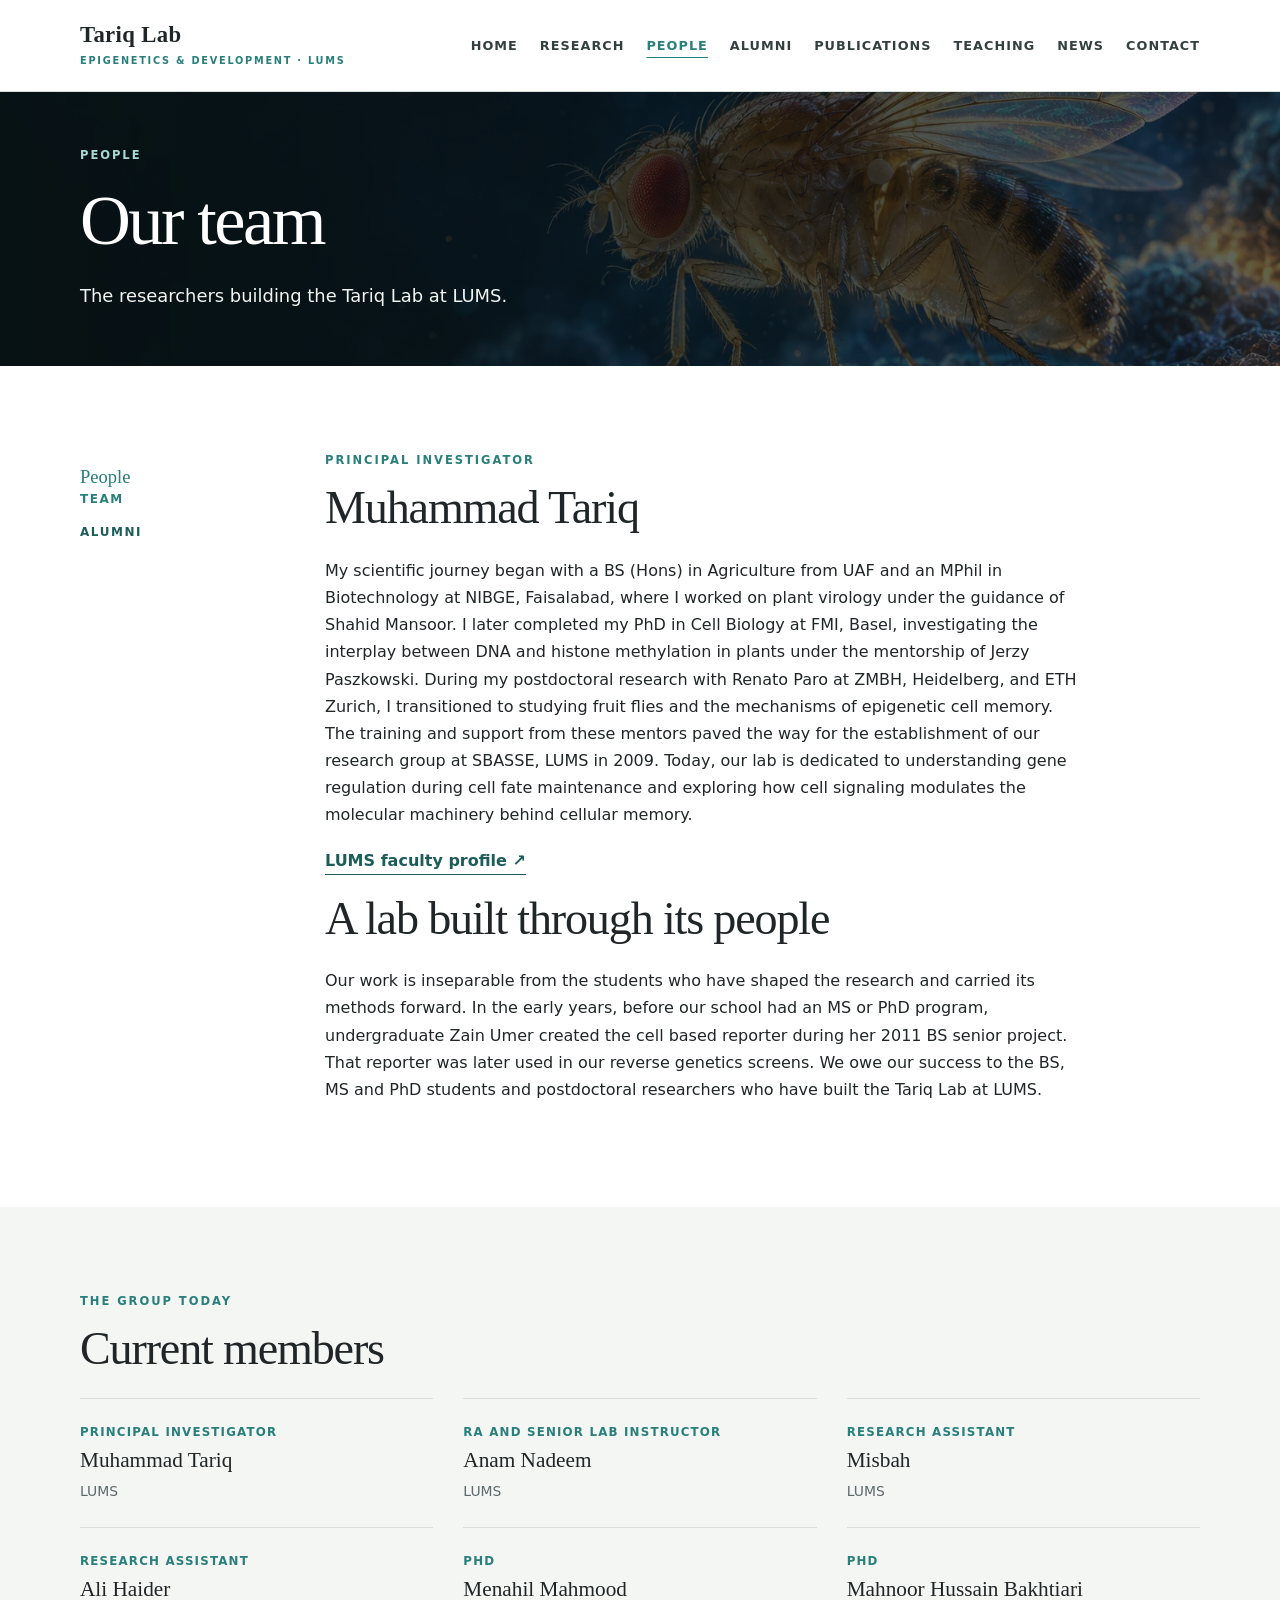
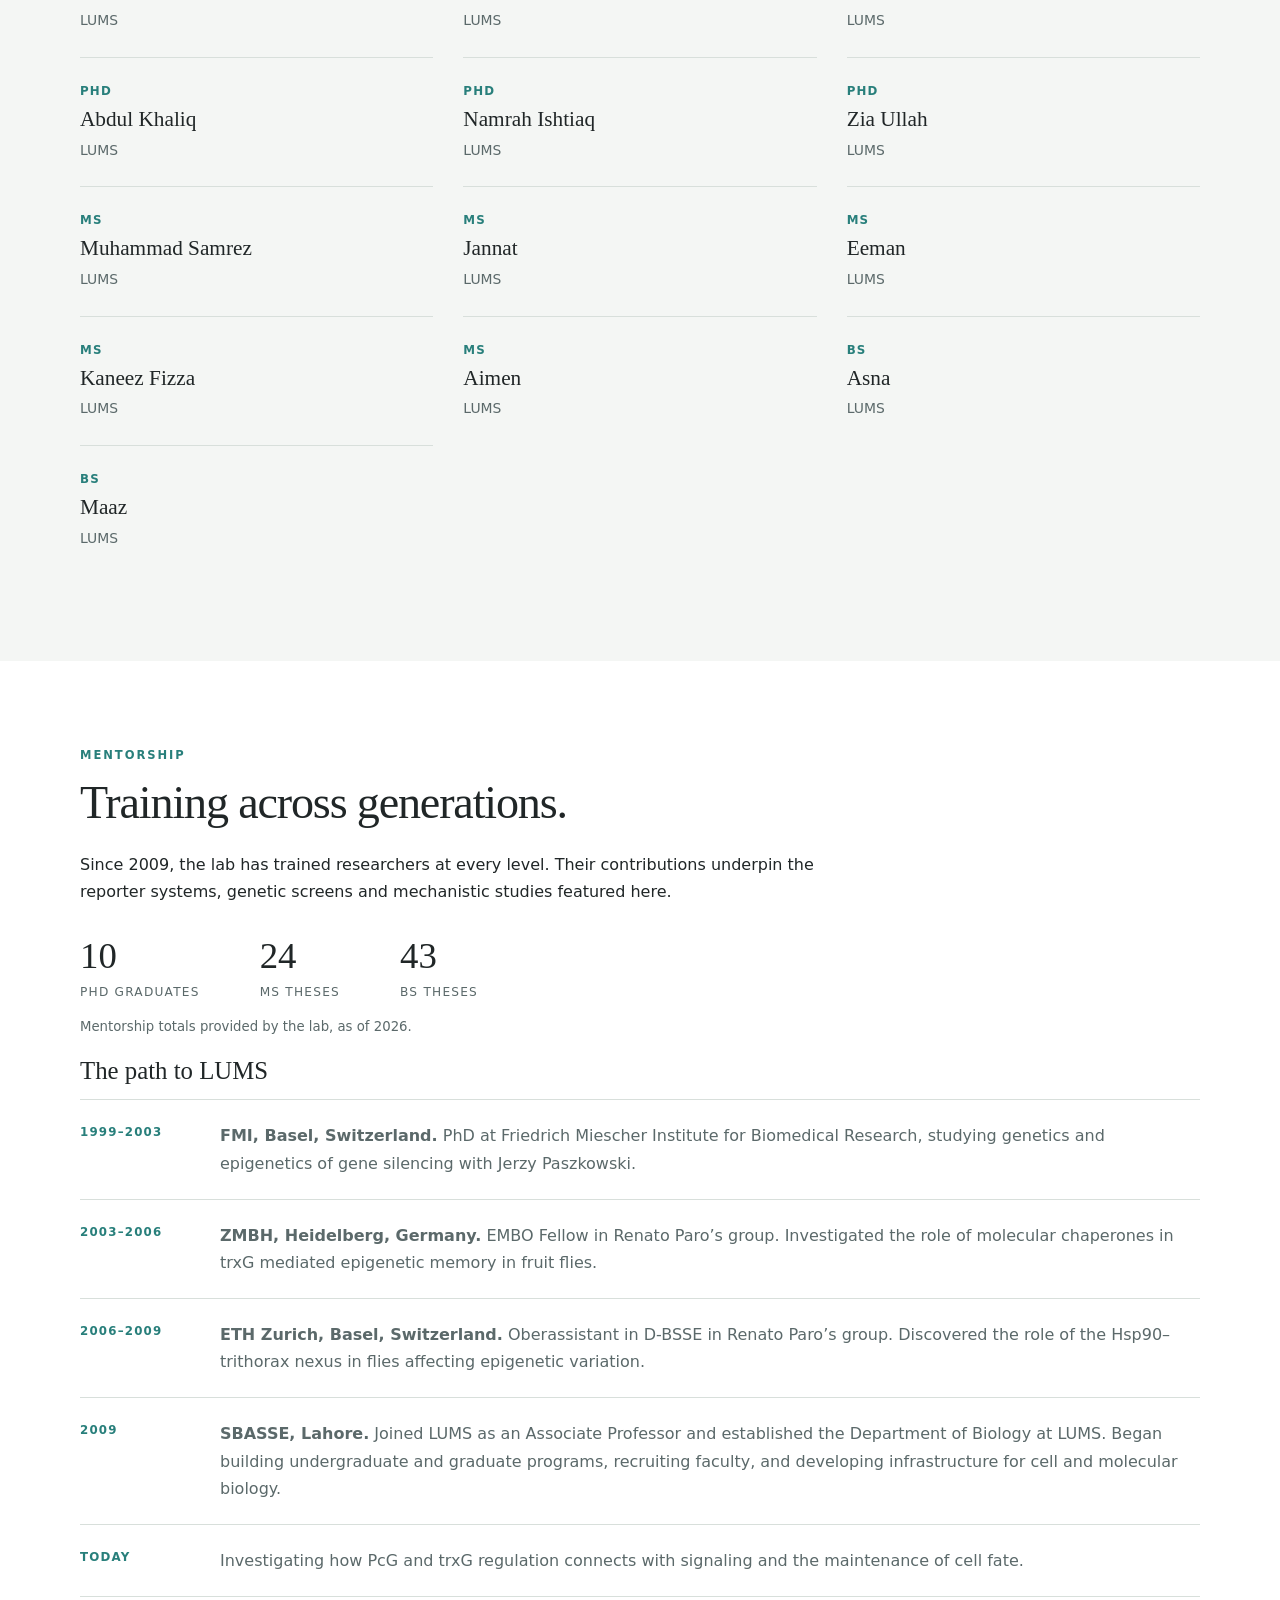
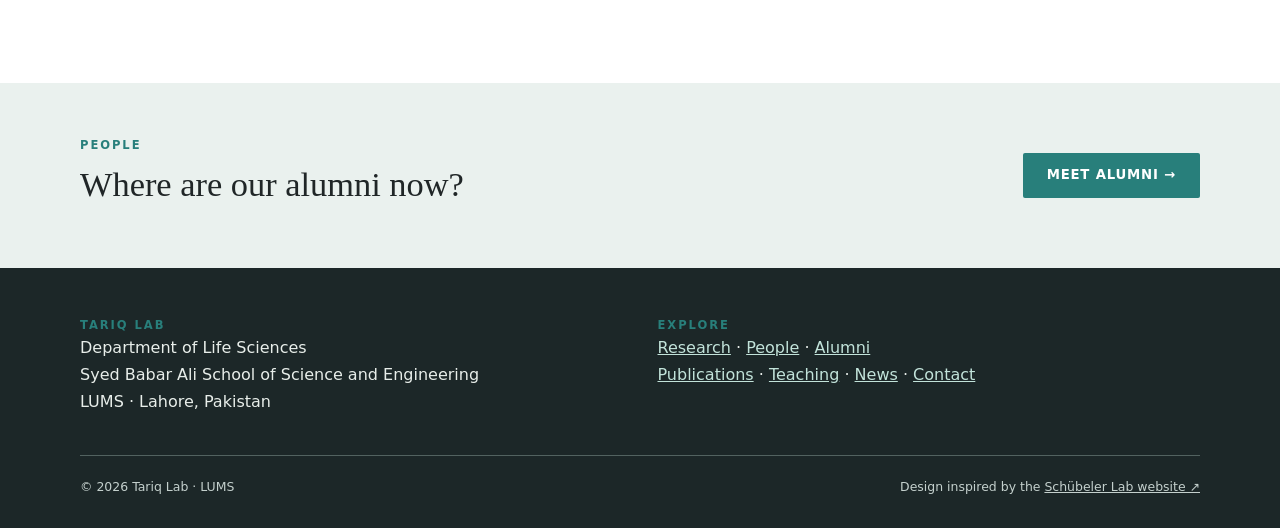
<file: people.html>
<!doctype html>
<html lang="en"><head><meta charset="utf-8"><meta name="viewport" content="width=device-width, initial-scale=1">
<meta name="description" content="Current members of the Tariq Lab at LUMS and their roles."><meta name="theme-color" content="#1c2728">
<title>People | Muhammad Tariq Lab · LUMS</title>
<link rel="canonical" href="https://tariqlab-epi.github.io/tariqlab/people.html">
<meta property="og:site_name" content="Tariq Lab"><meta property="og:type" content="website">
<meta property="og:title" content="People | Muhammad Tariq Lab · LUMS">
<meta property="og:description" content="Current members of the Tariq Lab at LUMS and their roles.">
<meta property="og:url" content="https://tariqlab-epi.github.io/tariqlab/people.html">
<link rel="icon" type="image/svg+xml" href="data:image/svg+xml,%3Csvg xmlns='http://www.w3.org/2000/svg' viewBox='0 0 64 64'%3E%3Crect width='64' height='64' rx='5' fill='%231c2728'/%3E%3Cpath d='M13 18h38M32 18v30M21 48h22' fill='none' stroke='%23d9e9e3' stroke-width='5' stroke-linecap='round'/%3E%3Ccircle cx='32' cy='32' r='6' fill='%23287f7b'/%3E%3C/svg%3E">
<link rel="stylesheet" href="styles.css"></head><body>
<a class="skip" href="#main">Skip to content</a>
<header class="site-header"><div class="wrap header-inner">
  <a class="wordmark" href="index.html">Tariq Lab<span>Epigenetics &amp; Development · LUMS</span></a>
  <nav class="desktop-nav" aria-label="Main navigation"><a href="index.html">Home</a><a href="research.html">Research</a><a href="people.html" aria-current="page">People</a><a href="alumni.html">Alumni</a><a href="publications.html">Publications</a><a href="teaching.html">Teaching</a><a href="news.html">News</a><a href="contact.html">Contact</a></nav>
  <details class="mobile-menu"><summary>Menu</summary><nav class="mobile-nav" aria-label="Mobile navigation"><a href="index.html">Home</a><a href="research.html">Research</a><a href="people.html" aria-current="page">People</a><a href="alumni.html">Alumni</a><a href="publications.html">Publications</a><a href="teaching.html">Teaching</a><a href="news.html">News</a><a href="contact.html">Contact</a></nav></details>
</div></header>
<section class="masthead inner" aria-labelledby="page-title"><div class="wrap"><div class="eyebrow">People</div><h1 id="page-title">Our team</h1><p>The researchers building the Tariq Lab at LUMS.</p></div></section>
<main id="main"><section class="section"><div class="wrap chapter"><aside class="side"><span class="side-title">People</span><a href="people.html" aria-current="page">Team</a><a href="alumni.html">Alumni</a></aside><div class="chapter-body"><div class="eyebrow">Principal investigator</div><h2 class="page-title">Muhammad Tariq</h2><p>My scientific journey began with a BS (Hons) in Agriculture from UAF and an MPhil in Biotechnology at NIBGE, Faisalabad, where I worked on plant virology under the guidance of Shahid Mansoor. I later completed my PhD in Cell Biology at FMI, Basel, investigating the interplay between DNA and histone methylation in plants under the mentorship of Jerzy Paszkowski. During my postdoctoral research with Renato Paro at ZMBH, Heidelberg, and ETH Zurich, I transitioned to studying fruit flies and the mechanisms of epigenetic cell memory. The training and support from these mentors paved the way for the establishment of our research group at SBASSE, LUMS in 2009. Today, our lab is dedicated to understanding gene regulation during cell fate maintenance and exploring how cell signaling modulates the molecular machinery behind cellular memory.</p><p><a class="text-link" href="https://lums.edu.pk/faculty_member/260" target="_blank" rel="noopener noreferrer">LUMS faculty profile ↗</a></p><h2 class="divider-heading">A lab built through its people</h2><p>Our work is inseparable from the students who have shaped the research and carried its methods forward. In the early years, before our school had an MS or PhD program, undergraduate Zain Umer created the cell based reporter during her 2011 BS senior project. That reporter was later used in our reverse genetics screens. We owe our success to the BS, MS and PhD students and postdoctoral researchers who have built the Tariq Lab at LUMS.</p></div></div></section>
<section class="section soft"><div class="wrap"><div class="eyebrow">The group today</div><h2>Current members</h2><div class="people-grid"><article class="person"><p class="role">Principal investigator</p><h3>Muhammad Tariq</h3><p>LUMS</p></article><article class="person"><p class="role">RA and Senior Lab Instructor</p><h3>Anam Nadeem</h3><p>LUMS</p></article><article class="person"><p class="role">Research Assistant</p><h3>Misbah</h3><p>LUMS</p></article><article class="person"><p class="role">Research Assistant</p><h3>Ali Haider</h3><p>LUMS</p></article><article class="person"><p class="role">PhD</p><h3>Menahil Mahmood</h3><p>LUMS</p></article><article class="person"><p class="role">PhD</p><h3>Mahnoor Hussain Bakhtiari</h3><p>LUMS</p></article><article class="person"><p class="role">PhD</p><h3>Abdul Khaliq</h3><p>LUMS</p></article><article class="person"><p class="role">PhD</p><h3>Namrah Ishtiaq</h3><p>LUMS</p></article><article class="person"><p class="role">PhD</p><h3>Zia Ullah</h3><p>LUMS</p></article><article class="person"><p class="role">MS</p><h3>Muhammad Samrez</h3><p>LUMS</p></article><article class="person"><p class="role">MS</p><h3>Jannat</h3><p>LUMS</p></article><article class="person"><p class="role">MS</p><h3>Eeman</h3><p>LUMS</p></article><article class="person"><p class="role">MS</p><h3>Kaneez Fizza</h3><p>LUMS</p></article><article class="person"><p class="role">MS</p><h3>Aimen</h3><p>LUMS</p></article><article class="person"><p class="role">BS</p><h3>Asna</h3><p>LUMS</p></article><article class="person"><p class="role">BS</p><h3>Maaz</h3><p>LUMS</p></article></div></div></section>
<section class="section"><div class="wrap"><div class="eyebrow">Mentorship</div><h2>Training across generations.</h2><p class="intro">Since 2009, the lab has trained researchers at every level. Their contributions underpin the reporter systems, genetic screens and mechanistic studies featured here.</p><div class="stat-row"><div><strong>10</strong><span>PhD graduates</span></div><div><strong>24</strong><span>MS theses</span></div><div><strong>43</strong><span>BS theses</span></div></div><p class="small-note">Mentorship totals provided by the lab, as of 2026.</p><h3 class="divider-heading">The path to LUMS</h3><div class="items"><div class="item"><div class="label">1999–2003</div><div><p><strong>FMI, Basel, Switzerland.</strong> PhD at Friedrich Miescher Institute for Biomedical Research, studying genetics and epigenetics of gene silencing with Jerzy Paszkowski.</p></div></div><div class="item"><div class="label">2003–2006</div><div><p><strong>ZMBH, Heidelberg, Germany.</strong> EMBO Fellow in Renato Paro’s group. Investigated the role of molecular chaperones in trxG mediated epigenetic memory in fruit flies.</p></div></div><div class="item"><div class="label">2006–2009</div><div><p><strong>ETH Zurich, Basel, Switzerland.</strong> Oberassistant in D-BSSE in Renato Paro’s group. Discovered the role of the Hsp90–trithorax nexus in flies affecting epigenetic variation.</p></div></div><div class="item"><div class="label">2009</div><div><p><strong>SBASSE, Lahore.</strong> Joined LUMS as an Associate Professor and established the Department of Biology at LUMS. Began building undergraduate and graduate programs, recruiting faculty, and developing infrastructure for cell and molecular biology.</p></div></div><div class="item"><div class="label">Today</div><div><p>Investigating how PcG and trxG regulation connects with signaling and the maintenance of cell fate.</p></div></div></div></div></section></main>
<aside class="related"><div class="wrap related-inner"><div><div class="eyebrow">People</div><h2>Where are our alumni now?</h2></div><a class="button" href="alumni.html">Meet alumni →</a></div></aside>
<footer class="site-footer"><div class="wrap">
  <div class="footer-grid"><div><div class="eyebrow">Tariq Lab</div><p>Department of Life Sciences<br>Syed Babar Ali School of Science and Engineering<br>LUMS · Lahore, Pakistan</p></div>
  <div><div class="eyebrow">Explore</div><p><a href="research.html">Research</a> · <a href="people.html">People</a> · <a href="alumni.html">Alumni</a><br><a href="publications.html">Publications</a> · <a href="teaching.html">Teaching</a> · <a href="news.html">News</a> · <a href="contact.html">Contact</a></p></div></div>
  <div class="footer-small"><span>© 2026 Tariq Lab · LUMS</span><span>Design inspired by the <a href="https://www.schubelerlab.org/" target="_blank" rel="noopener noreferrer">Schübeler Lab website ↗</a></span></div>
</div></footer>
</body></html>
</file>
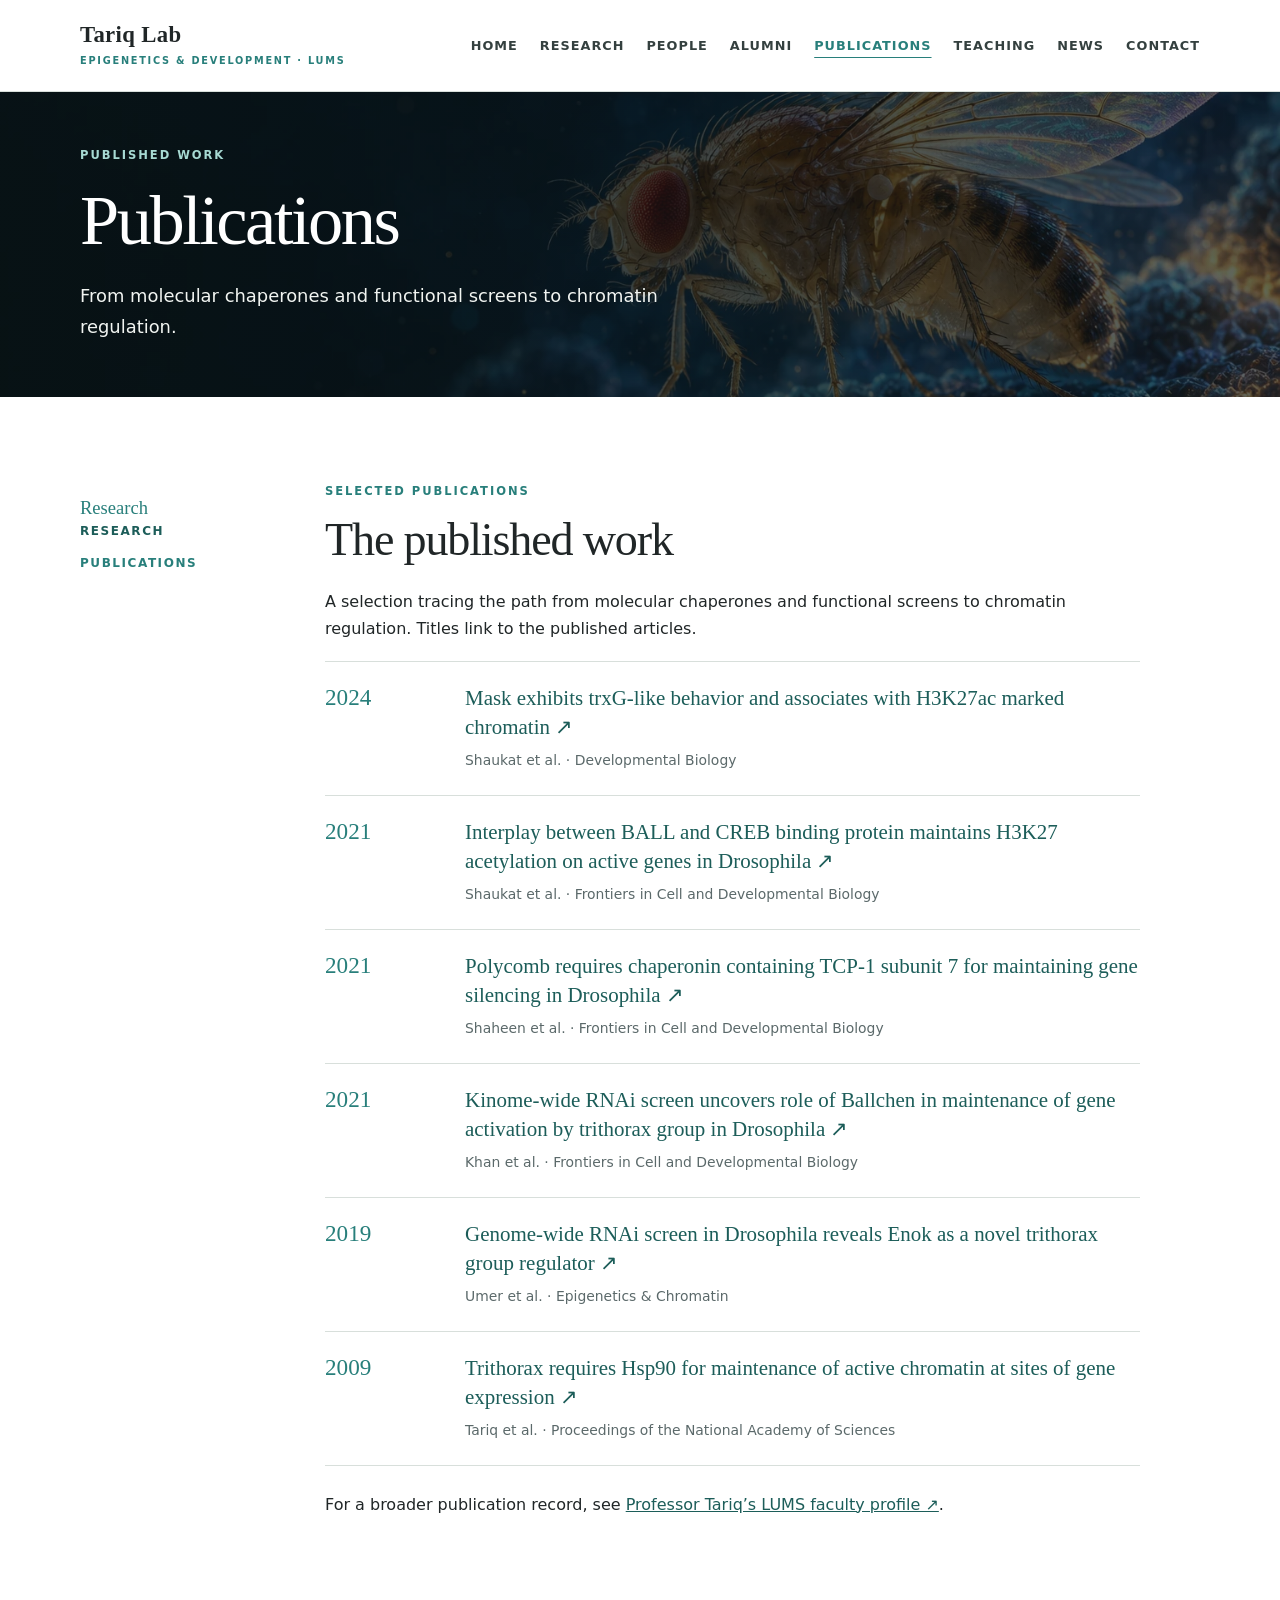
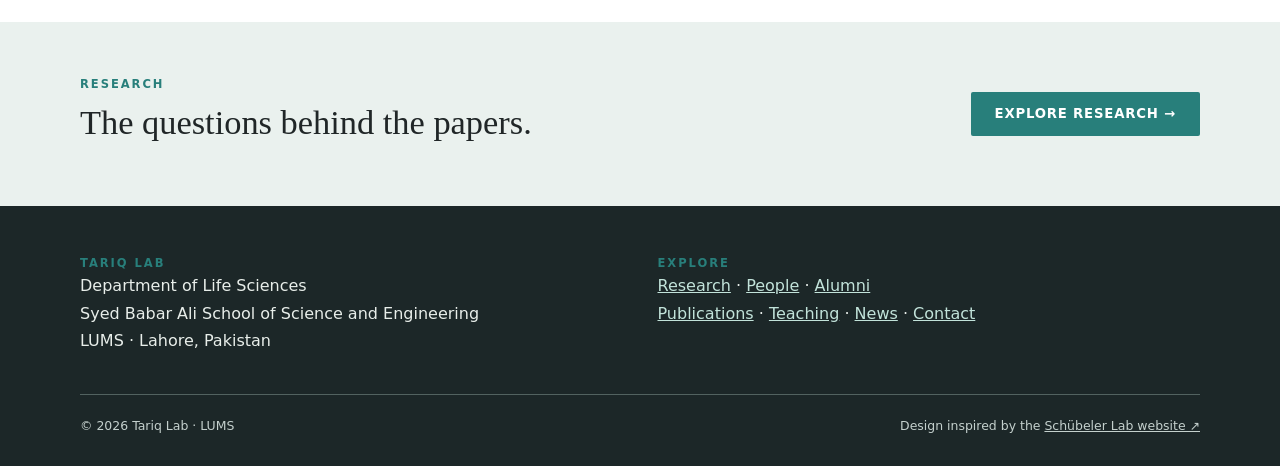
<file: publications.html>
<!doctype html>
<html lang="en"><head><meta charset="utf-8"><meta name="viewport" content="width=device-width, initial-scale=1">
<meta name="description" content="Selected publications from the Tariq Lab on epigenetic cell memory and gene regulation."><meta name="theme-color" content="#1c2728">
<title>Publications | Muhammad Tariq Lab · LUMS</title>
<link rel="canonical" href="https://tariqlab-epi.github.io/tariqlab/publications.html">
<meta property="og:site_name" content="Tariq Lab"><meta property="og:type" content="website">
<meta property="og:title" content="Publications | Muhammad Tariq Lab · LUMS">
<meta property="og:description" content="Selected publications from the Tariq Lab on epigenetic cell memory and gene regulation.">
<meta property="og:url" content="https://tariqlab-epi.github.io/tariqlab/publications.html">
<link rel="icon" type="image/svg+xml" href="data:image/svg+xml,%3Csvg xmlns='http://www.w3.org/2000/svg' viewBox='0 0 64 64'%3E%3Crect width='64' height='64' rx='5' fill='%231c2728'/%3E%3Cpath d='M13 18h38M32 18v30M21 48h22' fill='none' stroke='%23d9e9e3' stroke-width='5' stroke-linecap='round'/%3E%3Ccircle cx='32' cy='32' r='6' fill='%23287f7b'/%3E%3C/svg%3E">
<link rel="stylesheet" href="styles.css"></head><body>
<a class="skip" href="#main">Skip to content</a>
<header class="site-header"><div class="wrap header-inner">
  <a class="wordmark" href="index.html">Tariq Lab<span>Epigenetics &amp; Development · LUMS</span></a>
  <nav class="desktop-nav" aria-label="Main navigation"><a href="index.html">Home</a><a href="research.html">Research</a><a href="people.html">People</a><a href="alumni.html">Alumni</a><a href="publications.html" aria-current="page">Publications</a><a href="teaching.html">Teaching</a><a href="news.html">News</a><a href="contact.html">Contact</a></nav>
  <details class="mobile-menu"><summary>Menu</summary><nav class="mobile-nav" aria-label="Mobile navigation"><a href="index.html">Home</a><a href="research.html">Research</a><a href="people.html">People</a><a href="alumni.html">Alumni</a><a href="publications.html" aria-current="page">Publications</a><a href="teaching.html">Teaching</a><a href="news.html">News</a><a href="contact.html">Contact</a></nav></details>
</div></header>
<section class="masthead inner" aria-labelledby="page-title"><div class="wrap"><div class="eyebrow">Published work</div><h1 id="page-title">Publications</h1><p>From molecular chaperones and functional screens to chromatin regulation.</p></div></section>
<main id="main"><section class="section"><div class="wrap chapter"><aside class="side"><span class="side-title">Research</span><a href="research.html">Research</a><a href="publications.html" aria-current="page">Publications</a></aside><div class="chapter-body"><div class="eyebrow">Selected publications</div><h2 class="page-title">The published work</h2><p>A selection tracing the path from molecular chaperones and functional screens to chromatin regulation. Titles link to the published articles.</p><div class="items"><article class="item"><div class="year">2024</div><div><a class="pub-title" href="https://doi.org/10.1016/j.ydbio.2023.11.005" target="_blank" rel="noopener noreferrer">Mask exhibits trxG-like behavior and associates with H3K27ac marked chromatin ↗</a><div class="pub-meta">Shaukat et al. · Developmental Biology</div></div></article><article class="item"><div class="year">2021</div><div><a class="pub-title" href="https://doi.org/10.3389/fcell.2021.740866" target="_blank" rel="noopener noreferrer">Interplay between BALL and CREB binding protein maintains H3K27 acetylation on active genes in Drosophila ↗</a><div class="pub-meta">Shaukat et al. · Frontiers in Cell and Developmental Biology</div></div></article><article class="item"><div class="year">2021</div><div><a class="pub-title" href="https://doi.org/10.3389/fcell.2021.727972" target="_blank" rel="noopener noreferrer">Polycomb requires chaperonin containing TCP-1 subunit 7 for maintaining gene silencing in Drosophila ↗</a><div class="pub-meta">Shaheen et al. · Frontiers in Cell and Developmental Biology</div></div></article><article class="item"><div class="year">2021</div><div><a class="pub-title" href="https://doi.org/10.3389/fcell.2021.637873" target="_blank" rel="noopener noreferrer">Kinome-wide RNAi screen uncovers role of Ballchen in maintenance of gene activation by trithorax group in Drosophila ↗</a><div class="pub-meta">Khan et al. · Frontiers in Cell and Developmental Biology</div></div></article><article class="item"><div class="year">2019</div><div><a class="pub-title" href="https://doi.org/10.1186/s13072-019-0301-x" target="_blank" rel="noopener noreferrer">Genome-wide RNAi screen in Drosophila reveals Enok as a novel trithorax group regulator ↗</a><div class="pub-meta">Umer et al. · Epigenetics &amp; Chromatin</div></div></article><article class="item"><div class="year">2009</div><div><a class="pub-title" href="https://doi.org/10.1073/pnas.0809669106" target="_blank" rel="noopener noreferrer">Trithorax requires Hsp90 for maintenance of active chromatin at sites of gene expression ↗</a><div class="pub-meta">Tariq et al. · Proceedings of the National Academy of Sciences</div></div></article></div><p style="margin-top:25px">For a broader publication record, see <a href="https://lums.edu.pk/faculty_member/260" target="_blank" rel="noopener noreferrer">Professor Tariq’s LUMS faculty profile ↗</a>.</p></div></div></section></main>
<aside class="related"><div class="wrap related-inner"><div><div class="eyebrow">Research</div><h2>The questions behind the papers.</h2></div><a class="button" href="research.html">Explore research →</a></div></aside>
<footer class="site-footer"><div class="wrap">
  <div class="footer-grid"><div><div class="eyebrow">Tariq Lab</div><p>Department of Life Sciences<br>Syed Babar Ali School of Science and Engineering<br>LUMS · Lahore, Pakistan</p></div>
  <div><div class="eyebrow">Explore</div><p><a href="research.html">Research</a> · <a href="people.html">People</a> · <a href="alumni.html">Alumni</a><br><a href="publications.html">Publications</a> · <a href="teaching.html">Teaching</a> · <a href="news.html">News</a> · <a href="contact.html">Contact</a></p></div></div>
  <div class="footer-small"><span>© 2026 Tariq Lab · LUMS</span><span>Design inspired by the <a href="https://www.schubelerlab.org/" target="_blank" rel="noopener noreferrer">Schübeler Lab website ↗</a></span></div>
</div></footer>
</body></html>
</file>
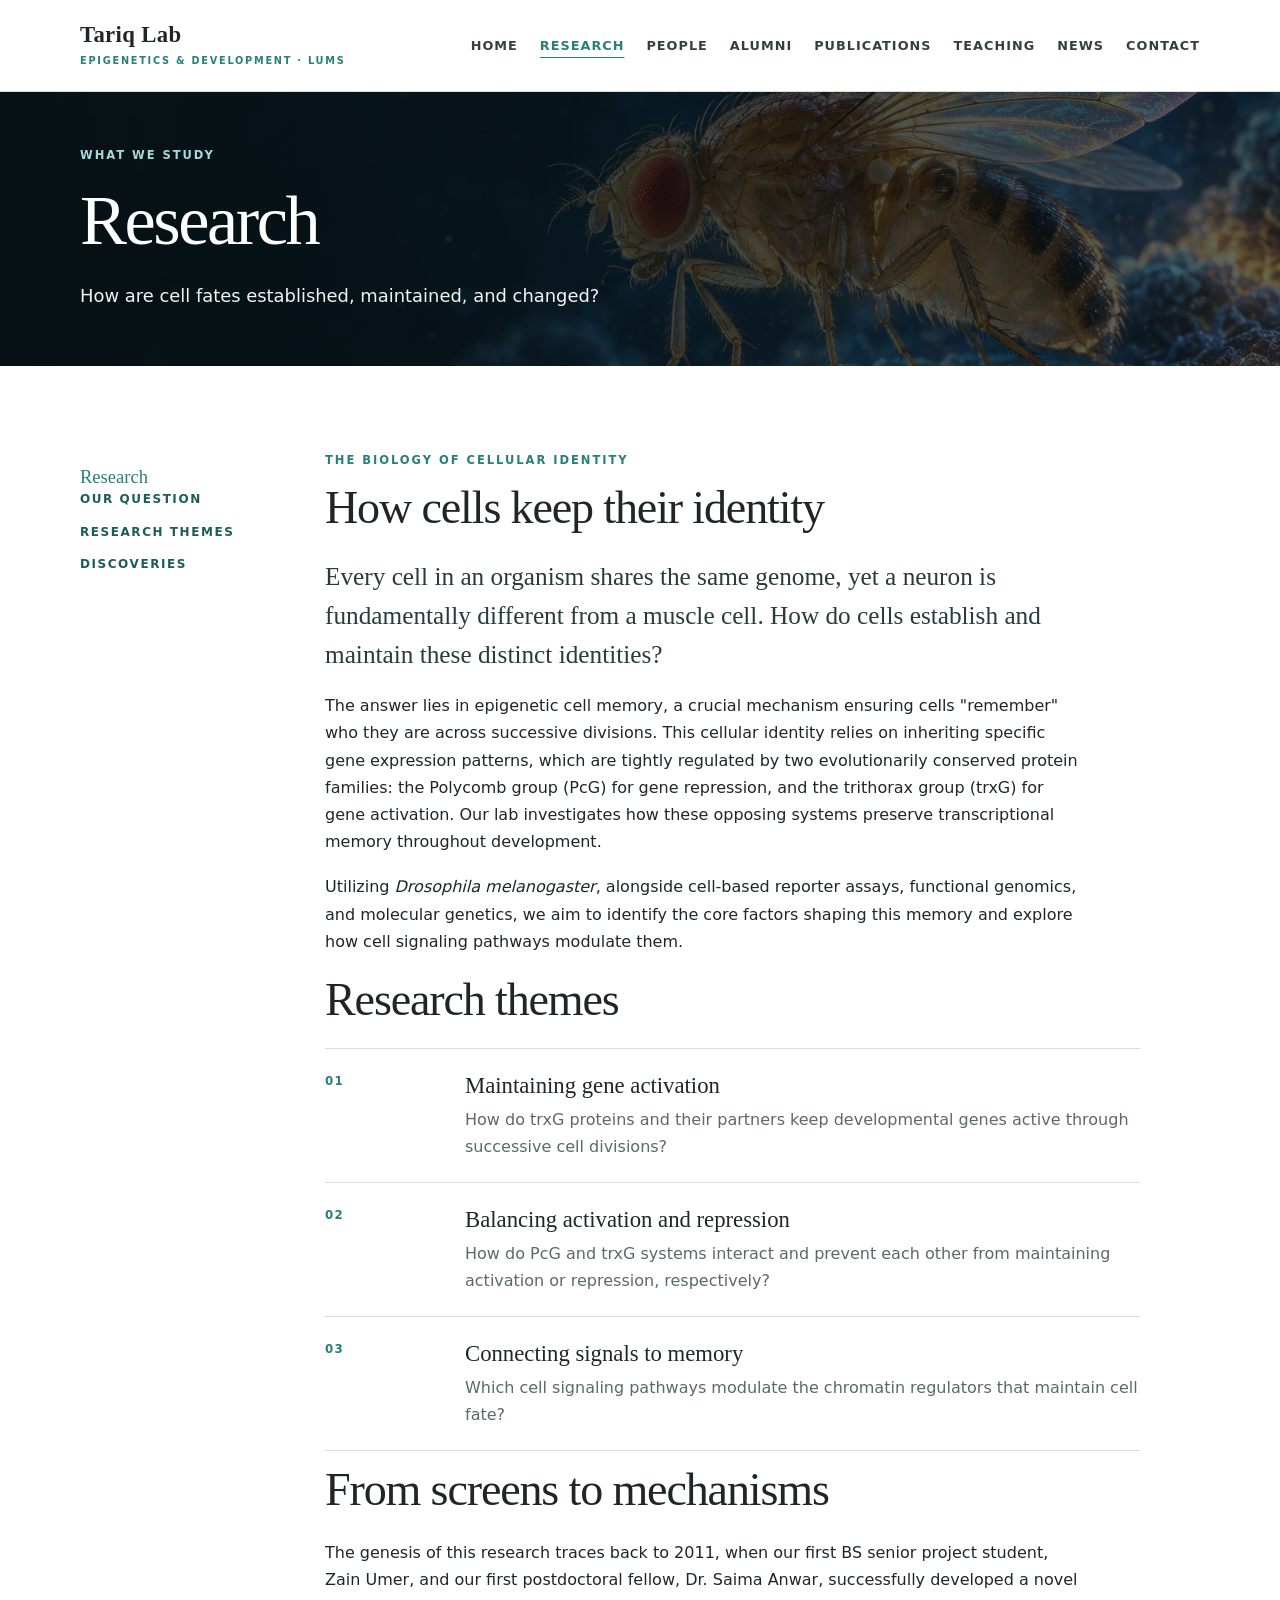
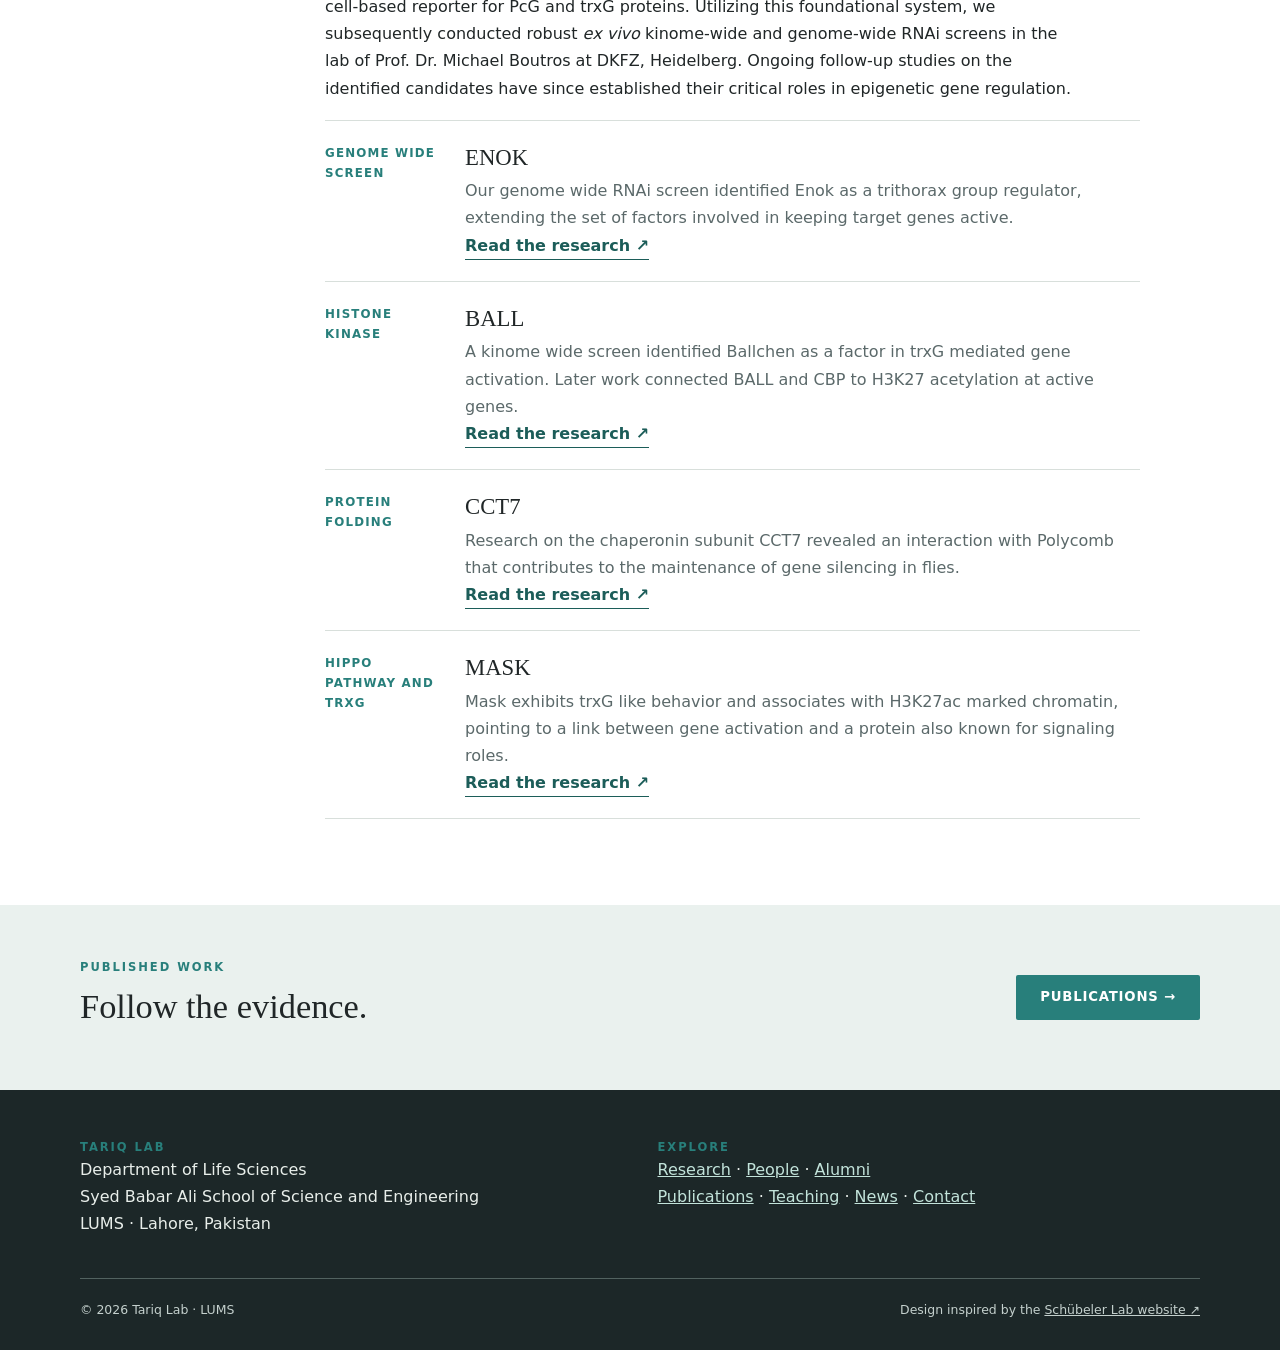
<file: research.html>
<!doctype html>
<html lang="en"><head><meta charset="utf-8"><meta name="viewport" content="width=device-width, initial-scale=1">
<meta name="description" content="Research in Muhammad Tariq’s epigenetics lab at LUMS, Pakistan: Polycomb and trithorax gene regulation, Drosophila, cell signaling and cell fate."><meta name="theme-color" content="#1c2728">
<title>Research | Muhammad Tariq Lab · LUMS</title>
<link rel="canonical" href="https://tariqlab-epi.github.io/tariqlab/research.html">
<meta property="og:site_name" content="Tariq Lab"><meta property="og:type" content="website">
<meta property="og:title" content="Research | Muhammad Tariq Lab · LUMS">
<meta property="og:description" content="Research in Muhammad Tariq’s epigenetics lab at LUMS, Pakistan: Polycomb and trithorax gene regulation, Drosophila, cell signaling and cell fate.">
<meta property="og:url" content="https://tariqlab-epi.github.io/tariqlab/research.html">
<link rel="icon" type="image/svg+xml" href="data:image/svg+xml,%3Csvg xmlns='http://www.w3.org/2000/svg' viewBox='0 0 64 64'%3E%3Crect width='64' height='64' rx='5' fill='%231c2728'/%3E%3Cpath d='M13 18h38M32 18v30M21 48h22' fill='none' stroke='%23d9e9e3' stroke-width='5' stroke-linecap='round'/%3E%3Ccircle cx='32' cy='32' r='6' fill='%23287f7b'/%3E%3C/svg%3E">
<link rel="stylesheet" href="styles.css"></head><body>
<a class="skip" href="#main">Skip to content</a>
<header class="site-header"><div class="wrap header-inner">
  <a class="wordmark" href="index.html">Tariq Lab<span>Epigenetics &amp; Development · LUMS</span></a>
  <nav class="desktop-nav" aria-label="Main navigation"><a href="index.html">Home</a><a href="research.html" aria-current="page">Research</a><a href="people.html">People</a><a href="alumni.html">Alumni</a><a href="publications.html">Publications</a><a href="teaching.html">Teaching</a><a href="news.html">News</a><a href="contact.html">Contact</a></nav>
  <details class="mobile-menu"><summary>Menu</summary><nav class="mobile-nav" aria-label="Mobile navigation"><a href="index.html">Home</a><a href="research.html" aria-current="page">Research</a><a href="people.html">People</a><a href="alumni.html">Alumni</a><a href="publications.html">Publications</a><a href="teaching.html">Teaching</a><a href="news.html">News</a><a href="contact.html">Contact</a></nav></details>
</div></header>
<section class="masthead inner" aria-labelledby="page-title"><div class="wrap"><div class="eyebrow">What we study</div><h1 id="page-title">Research</h1><p>How are cell fates established, maintained, and changed?</p></div></section>
<main id="main"><section class="section"><div class="wrap chapter"><aside class="side"><span class="side-title">Research</span><a href="#question">Our question</a><a href="#themes">Research themes</a><a href="#discoveries">Discoveries</a></aside><div class="chapter-body">
<div id="question" class="eyebrow">The biology of cellular identity</div><h2 class="page-title">How cells keep their identity</h2><p class="lead">Every cell in an organism shares the same genome, yet a neuron is fundamentally different from a muscle cell. How do cells establish and maintain these distinct identities?</p>
<p>The answer lies in epigenetic cell memory, a crucial mechanism ensuring cells "remember" who they are across successive divisions. This cellular identity relies on inheriting specific gene expression patterns, which are tightly regulated by two evolutionarily conserved protein families: the Polycomb group (PcG) for gene repression, and the trithorax group (trxG) for gene activation. Our lab investigates how these opposing systems preserve transcriptional memory throughout development.</p>
<p>Utilizing <em>Drosophila melanogaster</em>, alongside cell-based reporter assays, functional genomics, and molecular genetics, we aim to identify the core factors shaping this memory and explore how cell signaling pathways modulate them.</p>
<h2 class="divider-heading" id="themes">Research themes</h2><div class="items">
<div class="item"><div class="label">01</div><div><h3>Maintaining gene activation</h3><p>How do trxG proteins and their partners keep developmental genes active through successive cell divisions?</p></div></div>
<div class="item"><div class="label">02</div><div><h3>Balancing activation and repression</h3><p>How do PcG and trxG systems interact and prevent each other from maintaining activation or repression, respectively?</p></div></div>
<div class="item"><div class="label">03</div><div><h3>Connecting signals to memory</h3><p>Which cell signaling pathways modulate the chromatin regulators that maintain cell fate?</p></div></div></div>
<h2 class="divider-heading" id="discoveries">From screens to mechanisms</h2><p>The genesis of this research traces back to 2011, when our first BS senior project student, Zain Umer, and our first postdoctoral fellow, Dr. Saima Anwar, successfully developed a novel cell-based reporter for PcG and trxG proteins. Utilizing this foundational system, we subsequently conducted robust <em>ex vivo</em> kinome-wide and genome-wide RNAi screens in the lab of Prof. Dr. Michael Boutros at DKFZ, Heidelberg. Ongoing follow-up studies on the identified candidates have since established their critical roles in epigenetic gene regulation.</p><div class="items"><article class="item"><div class="label">Genome wide screen</div><div><h3>ENOK</h3><p>Our genome wide RNAi screen identified Enok as a trithorax group regulator, extending the set of factors involved in keeping target genes active.</p><a class="text-link" href="https://doi.org/10.1186/s13072-019-0301-x" target="_blank" rel="noopener noreferrer">Read the research ↗</a></div></article><article class="item"><div class="label">Histone kinase</div><div><h3>BALL</h3><p>A kinome wide screen identified Ballchen as a factor in trxG mediated gene activation. Later work connected BALL and CBP to H3K27 acetylation at active genes.</p><a class="text-link" href="https://doi.org/10.3389/fcell.2021.637873" target="_blank" rel="noopener noreferrer">Read the research ↗</a></div></article><article class="item"><div class="label">Protein folding</div><div><h3>CCT7</h3><p>Research on the chaperonin subunit CCT7 revealed an interaction with Polycomb that contributes to the maintenance of gene silencing in flies.</p><a class="text-link" href="https://doi.org/10.3389/fcell.2021.727972" target="_blank" rel="noopener noreferrer">Read the research ↗</a></div></article><article class="item"><div class="label">Hippo pathway and trxG</div><div><h3>MASK</h3><p>Mask exhibits trxG like behavior and associates with H3K27ac marked chromatin, pointing to a link between gene activation and a protein also known for signaling roles.</p><a class="text-link" href="https://doi.org/10.1016/j.ydbio.2023.11.005" target="_blank" rel="noopener noreferrer">Read the research ↗</a></div></article></div>
</div></div></section></main>
<aside class="related"><div class="wrap related-inner"><div><div class="eyebrow">Published work</div><h2>Follow the evidence.</h2></div><a class="button" href="publications.html">Publications →</a></div></aside>
<footer class="site-footer"><div class="wrap">
  <div class="footer-grid"><div><div class="eyebrow">Tariq Lab</div><p>Department of Life Sciences<br>Syed Babar Ali School of Science and Engineering<br>LUMS · Lahore, Pakistan</p></div>
  <div><div class="eyebrow">Explore</div><p><a href="research.html">Research</a> · <a href="people.html">People</a> · <a href="alumni.html">Alumni</a><br><a href="publications.html">Publications</a> · <a href="teaching.html">Teaching</a> · <a href="news.html">News</a> · <a href="contact.html">Contact</a></p></div></div>
  <div class="footer-small"><span>© 2026 Tariq Lab · LUMS</span><span>Design inspired by the <a href="https://www.schubelerlab.org/" target="_blank" rel="noopener noreferrer">Schübeler Lab website ↗</a></span></div>
</div></footer>
</body></html>
</file>
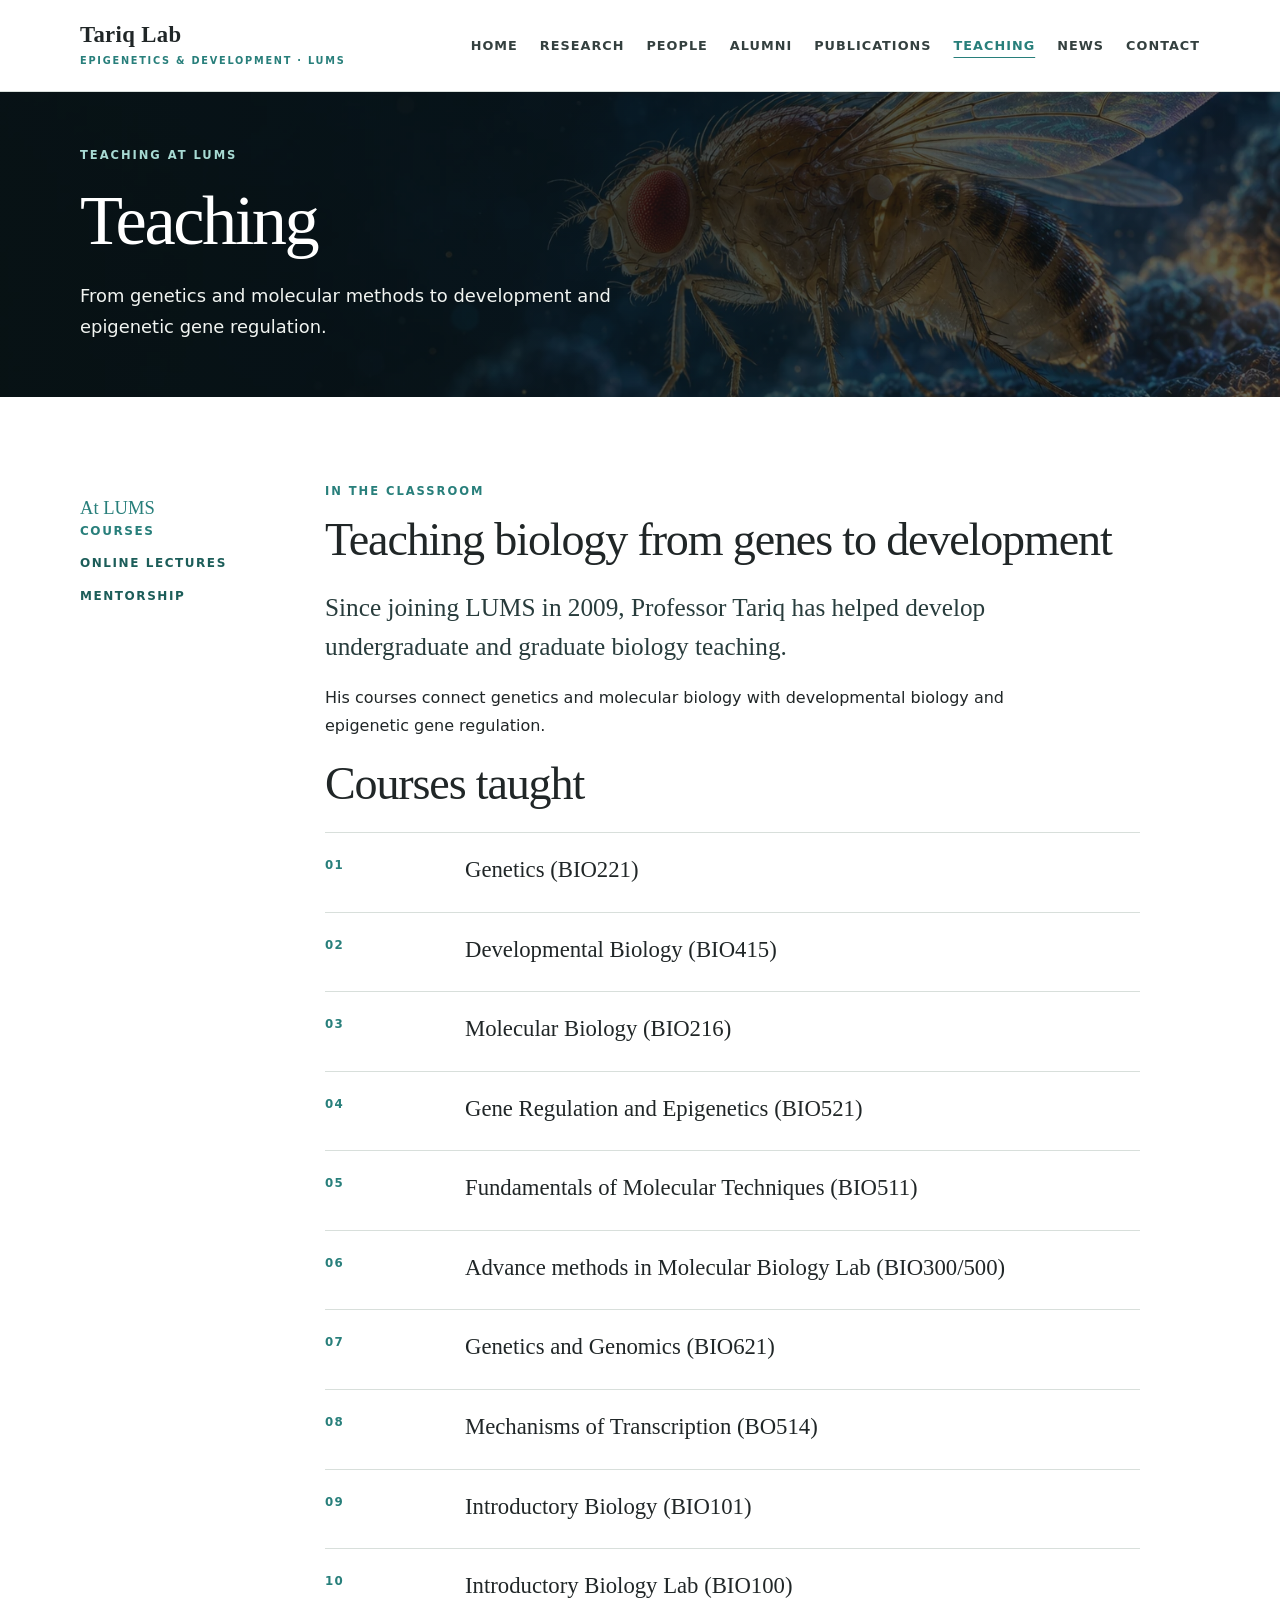
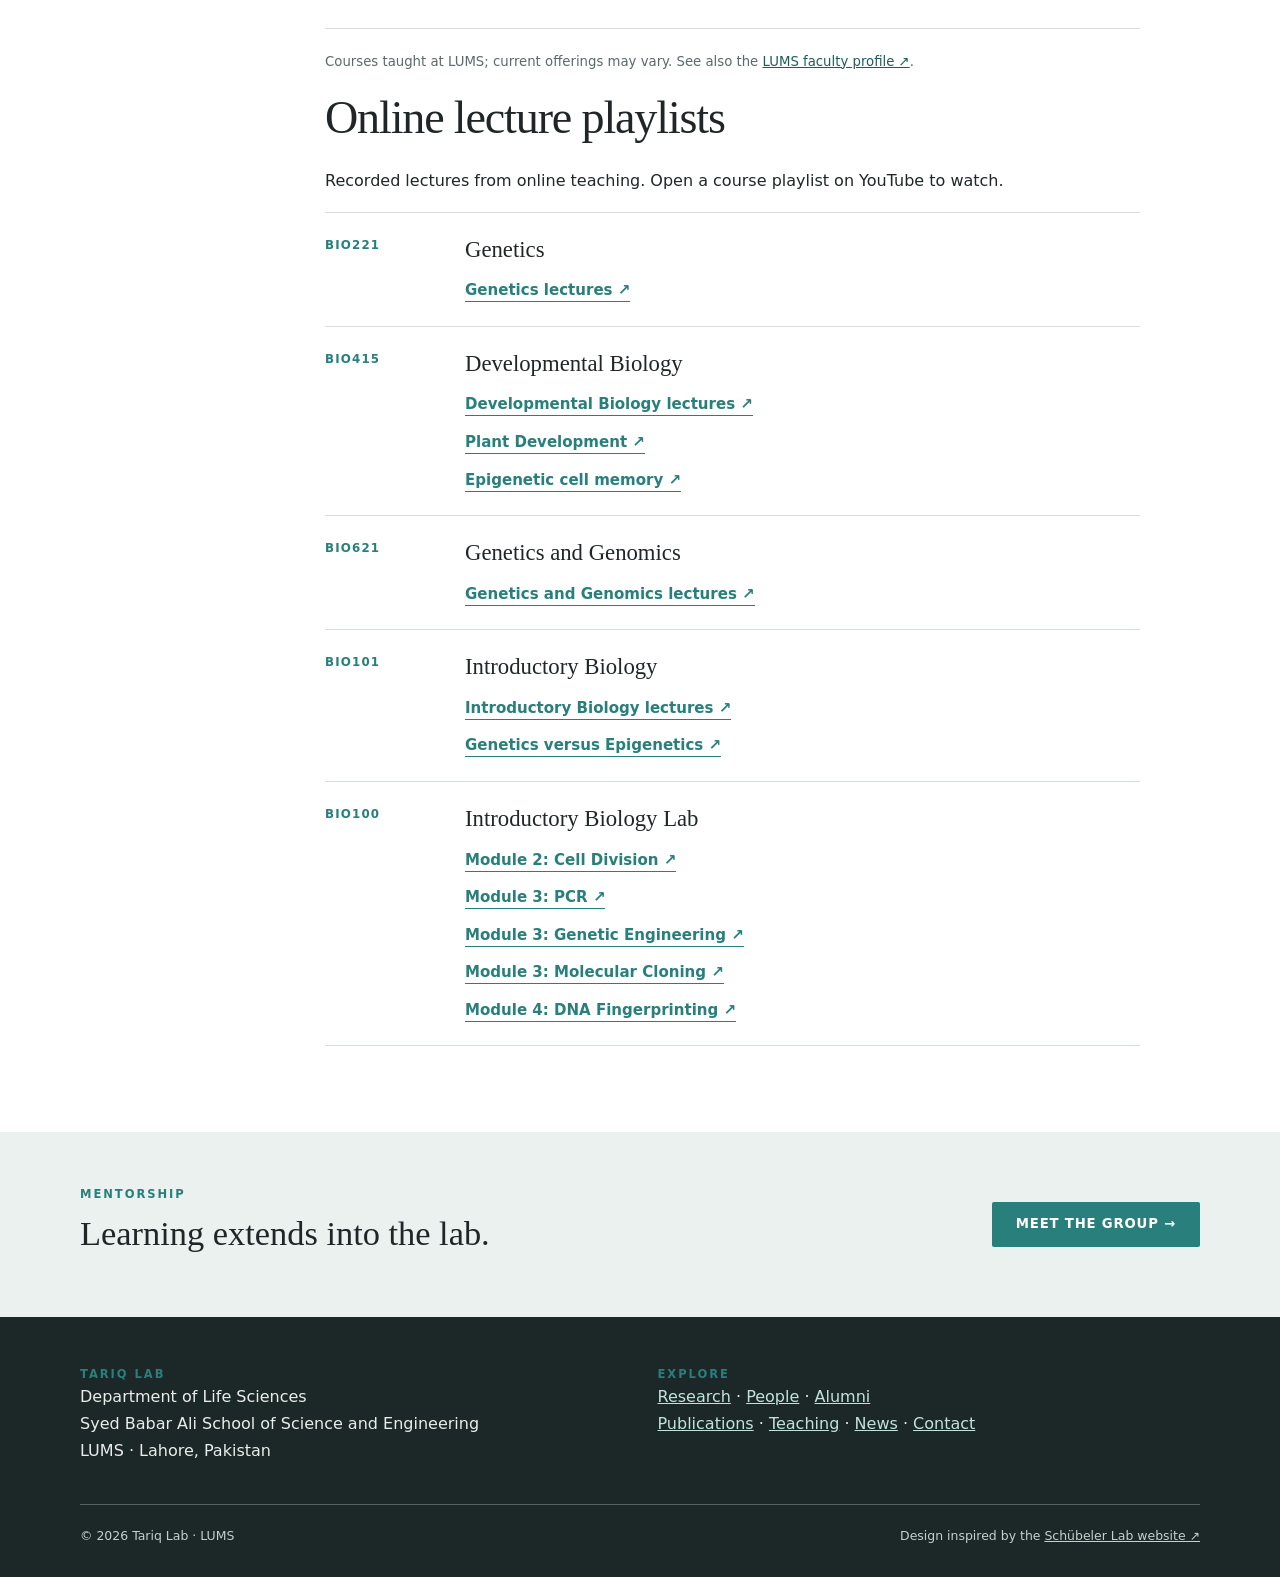
<file: teaching.html>
<!doctype html>
<html lang="en"><head><meta charset="utf-8"><meta name="viewport" content="width=device-width, initial-scale=1">
<meta name="description" content="Courses taught by Professor Muhammad Tariq at LUMS, from genetics to transcriptional gene regulation."><meta name="theme-color" content="#1c2728">
<title>Teaching | Muhammad Tariq Lab · LUMS</title>
<link rel="canonical" href="https://tariqlab-epi.github.io/tariqlab/teaching.html">
<meta property="og:site_name" content="Tariq Lab"><meta property="og:type" content="website">
<meta property="og:title" content="Teaching | Muhammad Tariq Lab · LUMS">
<meta property="og:description" content="Courses taught by Professor Muhammad Tariq at LUMS, from genetics to transcriptional gene regulation.">
<meta property="og:url" content="https://tariqlab-epi.github.io/tariqlab/teaching.html">
<link rel="icon" type="image/svg+xml" href="data:image/svg+xml,%3Csvg xmlns='http://www.w3.org/2000/svg' viewBox='0 0 64 64'%3E%3Crect width='64' height='64' rx='5' fill='%231c2728'/%3E%3Cpath d='M13 18h38M32 18v30M21 48h22' fill='none' stroke='%23d9e9e3' stroke-width='5' stroke-linecap='round'/%3E%3Ccircle cx='32' cy='32' r='6' fill='%23287f7b'/%3E%3C/svg%3E">
<link rel="stylesheet" href="styles.css"></head><body>
<a class="skip" href="#main">Skip to content</a>
<header class="site-header"><div class="wrap header-inner">
  <a class="wordmark" href="index.html">Tariq Lab<span>Epigenetics &amp; Development · LUMS</span></a>
  <nav class="desktop-nav" aria-label="Main navigation"><a href="index.html">Home</a><a href="research.html">Research</a><a href="people.html">People</a><a href="alumni.html">Alumni</a><a href="publications.html">Publications</a><a href="teaching.html" aria-current="page">Teaching</a><a href="news.html">News</a><a href="contact.html">Contact</a></nav>
  <details class="mobile-menu"><summary>Menu</summary><nav class="mobile-nav" aria-label="Mobile navigation"><a href="index.html">Home</a><a href="research.html">Research</a><a href="people.html">People</a><a href="alumni.html">Alumni</a><a href="publications.html">Publications</a><a href="teaching.html" aria-current="page">Teaching</a><a href="news.html">News</a><a href="contact.html">Contact</a></nav></details>
</div></header>
<section class="masthead inner" aria-labelledby="page-title"><div class="wrap"><div class="eyebrow">Teaching at LUMS</div><h1 id="page-title">Teaching</h1><p>From genetics and molecular methods to development and epigenetic gene regulation.</p></div></section>
<main id="main"><section class="section"><div class="wrap chapter"><aside class="side"><span class="side-title">At LUMS</span><a href="teaching.html" aria-current="page">Courses</a><a href="#lecture-playlists">Online lectures</a><a href="people.html">Mentorship</a></aside><div class="chapter-body"><div class="eyebrow">In the classroom</div><h2 class="page-title">Teaching biology from genes to development</h2><p class="lead">Since joining LUMS in 2009, Professor Tariq has helped develop undergraduate and graduate biology teaching.</p><p>His courses connect genetics and molecular biology with developmental biology and epigenetic gene regulation.</p><h2 class="divider-heading">Courses taught</h2><div class="items"><div class="item"><div class="label">01</div><div><h3>Genetics (BIO221)</h3></div></div><div class="item"><div class="label">02</div><div><h3>Developmental Biology (BIO415)</h3></div></div><div class="item"><div class="label">03</div><div><h3>Molecular Biology (BIO216)</h3></div></div><div class="item"><div class="label">04</div><div><h3>Gene Regulation and Epigenetics (BIO521)</h3></div></div><div class="item"><div class="label">05</div><div><h3>Fundamentals of Molecular Techniques (BIO511)</h3></div></div><div class="item"><div class="label">06</div><div><h3>Advance methods in Molecular Biology Lab (BIO300/500)</h3></div></div><div class="item"><div class="label">07</div><div><h3>Genetics and Genomics (BIO621)</h3></div></div><div class="item"><div class="label">08</div><div><h3>Mechanisms of Transcription (BO514)</h3></div></div><div class="item"><div class="label">09</div><div><h3>Introductory Biology (BIO101)</h3></div></div><div class="item"><div class="label">10</div><div><h3>Introductory Biology Lab (BIO100)</h3></div></div></div><p class="small-note" style="margin-top:22px">Courses taught at LUMS; current offerings may vary. See also the <a href="https://lums.edu.pk/faculty_member/260" target="_blank" rel="noopener noreferrer">LUMS faculty profile ↗</a>.</p><h2 class="divider-heading" id="lecture-playlists">Online lecture playlists</h2><p>Recorded lectures from online teaching. Open a course playlist on YouTube to watch.</p><div class="items"><div class="item"><div class="label">BIO221</div><div><h3>Genetics</h3><ul class="playlist-links"><li><a href="https://youtube.com/playlist?list=PLHKuLdkFb85Bd_nsGDyGGrLUzJISeeV29&amp;si=zqy-N66s-XWuBCU3" target="_blank" rel="noopener noreferrer">Genetics lectures ↗</a></li></ul></div></div><div class="item"><div class="label">BIO415</div><div><h3>Developmental Biology</h3><ul class="playlist-links"><li><a href="https://youtube.com/playlist?list=PLHKuLdkFb85Asa-56hJ8iA4G6hUB99zkp&amp;si=bgxr1bX0CA3atX-c" target="_blank" rel="noopener noreferrer">Developmental Biology lectures ↗</a></li><li><a href="https://youtube.com/playlist?list=PLGaqjIZlLOyxKvLmqdNbUDDvsMxCkSEla&amp;si=g_KY1Dm2Wjq0mYAe" target="_blank" rel="noopener noreferrer">Plant Development ↗</a></li><li><a href="https://youtube.com/playlist?list=PLGaqjIZlLOywJoJv5ZgofVan0GlXx6jkj&amp;si=8oY13AK77G77wKLB" target="_blank" rel="noopener noreferrer">Epigenetic cell memory ↗</a></li></ul></div></div><div class="item"><div class="label">BIO621</div><div><h3>Genetics and Genomics</h3><ul class="playlist-links"><li><a href="https://youtube.com/playlist?list=PLHKuLdkFb85DOHSQ7rc15xoGpxLCPkV1B&amp;si=ToyqtNk0oYr8BFDG" target="_blank" rel="noopener noreferrer">Genetics and Genomics lectures ↗</a></li></ul></div></div><div class="item"><div class="label">BIO101</div><div><h3>Introductory Biology</h3><ul class="playlist-links"><li><a href="https://youtube.com/playlist?list=PLHKuLdkFb85BpALWQyzjmBciXKnXY8f0G&amp;si=Xd_3iTeWjnEsNv7N" target="_blank" rel="noopener noreferrer">Introductory Biology lectures ↗</a></li><li><a href="https://youtube.com/playlist?list=PLGaqjIZlLOyw33v0ix6sufx0xvL7HfZ3W&amp;si=ZUuCm2L7QihYwWA3" target="_blank" rel="noopener noreferrer">Genetics versus Epigenetics ↗</a></li></ul></div></div><div class="item"><div class="label">BIO100</div><div><h3>Introductory Biology Lab</h3><ul class="playlist-links"><li><a href="https://youtube.com/playlist?list=PLGaqjIZlLOyz4W7aD8AOjBO0C6gF-jmyy&amp;si=xSTJEdbOfSnl5RdF" target="_blank" rel="noopener noreferrer">Module 2: Cell Division ↗</a></li><li><a href="https://youtube.com/playlist?list=PLGaqjIZlLOywpF9b0fI28R8V702q9aCLq&amp;si=Fual4bdXgYMmmR_m" target="_blank" rel="noopener noreferrer">Module 3: PCR ↗</a></li><li><a href="https://youtube.com/playlist?list=PLGaqjIZlLOyxSfxdYsAy7AoteSOYszXZL&amp;si=1Sglryy2pgZIBEFp" target="_blank" rel="noopener noreferrer">Module 3: Genetic Engineering ↗</a></li><li><a href="https://youtube.com/playlist?list=PLGaqjIZlLOyxsKr6CwKU5PA1styHrDyuY&amp;si=nhYV8pTc3p_PWYc6" target="_blank" rel="noopener noreferrer">Module 3: Molecular Cloning ↗</a></li><li><a href="https://youtube.com/playlist?list=PLGaqjIZlLOywbMhtS26TWWmoONxQh6zat&amp;si=AbIUKrDDfqpwL6Ya" target="_blank" rel="noopener noreferrer">Module 4: DNA Fingerprinting ↗</a></li></ul></div></div></div></div></div></section></main>
<aside class="related"><div class="wrap related-inner"><div><div class="eyebrow">Mentorship</div><h2>Learning extends into the lab.</h2></div><a class="button" href="people.html">Meet the group →</a></div></aside>
<footer class="site-footer"><div class="wrap">
  <div class="footer-grid"><div><div class="eyebrow">Tariq Lab</div><p>Department of Life Sciences<br>Syed Babar Ali School of Science and Engineering<br>LUMS · Lahore, Pakistan</p></div>
  <div><div class="eyebrow">Explore</div><p><a href="research.html">Research</a> · <a href="people.html">People</a> · <a href="alumni.html">Alumni</a><br><a href="publications.html">Publications</a> · <a href="teaching.html">Teaching</a> · <a href="news.html">News</a> · <a href="contact.html">Contact</a></p></div></div>
  <div class="footer-small"><span>© 2026 Tariq Lab · LUMS</span><span>Design inspired by the <a href="https://www.schubelerlab.org/" target="_blank" rel="noopener noreferrer">Schübeler Lab website ↗</a></span></div>
</div></footer>
</body></html>
</file>
<file: styles.css>
:root{--ink:#202627;--muted:#5b696a;--teal:#287f7b;--teal-dark:#1c5d59;--line:#d8dfdb;--paper:#fff;--soft:#f4f6f4;--serif:Georgia,'Times New Roman',serif}
*{box-sizing:border-box}html{scroll-behavior:smooth}body{margin:0;color:var(--ink);background:var(--paper);font:16px/1.7 system-ui,-apple-system,'Segoe UI',sans-serif}a{color:var(--teal-dark)}a:hover{color:#112f2d}a:focus-visible,summary:focus-visible{outline:3px solid var(--teal);outline-offset:4px}img{max-width:100%;display:block}.wrap{width:min(1120px,calc(100% - 48px));margin:auto}.narrow{max-width:760px;margin-inline:auto}.skip{position:absolute;left:-9999px;top:10px;background:white;padding:8px;z-index:20}.skip:focus{left:12px}
.site-header{background:#fff;border-bottom:1px solid var(--line);position:relative;z-index:5}.header-inner{min-height:91px;display:flex;align-items:center;justify-content:space-between;gap:34px}.wordmark{font:700 1.42rem/1 var(--serif);letter-spacing:.015em;color:var(--ink);text-decoration:none;white-space:nowrap}.wordmark span{display:block;font:600 .61rem/1.4 system-ui,sans-serif;letter-spacing:.18em;text-transform:uppercase;color:var(--teal);margin-top:7px}.desktop-nav{display:flex;gap:22px;align-items:center;flex-wrap:wrap}.desktop-nav a,.mobile-nav a{color:#34403f;text-decoration:none;font-size:.8rem;font-weight:650;letter-spacing:.08em;text-transform:uppercase}.desktop-nav a:hover,.desktop-nav a[aria-current],.mobile-nav a[aria-current]{color:var(--teal);text-decoration:underline;text-underline-offset:7px}.mobile-menu{display:none}
.eyebrow,.kicker{font-size:.72rem;line-height:1.5;letter-spacing:.17em;text-transform:uppercase;font-weight:750;color:var(--teal)}.masthead{position:relative;background:#151d1e;color:#fff;isolation:isolate;overflow:hidden}.masthead:before{content:'';position:absolute;inset:0;background:linear-gradient(90deg,rgba(8,18,19,.92) 0%,rgba(12,24,24,.75) 42%,rgba(12,24,24,.12) 100%),url('fly-editorial.webp') center 47%/cover;z-index:0}.masthead.home{min-height:510px;display:flex;align-items:center}.masthead.inner{min-height:260px;display:flex;align-items:center}.masthead.inner:before{background:linear-gradient(90deg,rgba(8,18,19,.94),rgba(8,18,19,.63)),url('fly-editorial.webp') center 51%/cover}.masthead h1{font:400 clamp(2.6rem,5.5vw,5rem)/1.1 var(--serif);letter-spacing:-.035em;max-width:750px;margin:18px 0 20px}.masthead.home h1{max-width:680px}.masthead p{font-size:1.12rem;max-width:600px;line-height:1.75;color:#f1f4f1;margin:0}.masthead .eyebrow{color:#a7dad3}.masthead .wrap{position:relative;z-index:1;padding-block:74px}.masthead.inner .wrap{padding-block:55px}.hero-credit{position:absolute;z-index:1;bottom:15px;right:max(24px,calc((100vw - 1120px)/2));font-size:.68rem;color:#e3efeb;background:#18272699;padding:4px 9px}
.section{padding:86px 0}.section.soft{background:var(--soft)}.section h2,.page-title{font:400 clamp(2.1rem,3.6vw,3.45rem)/1.16 var(--serif);letter-spacing:-.025em;margin:12px 0 22px}.section h3{font:400 1.55rem/1.25 var(--serif);margin:8px 0 12px}.section p{margin:0 0 18px}.lead{font:400 clamp(1.23rem,2vw,1.58rem)/1.55 var(--serif);color:#283c3c}.intro{max-width:780px}.intro.center{text-align:center;margin:auto}.intro.center .lead{margin:0}.text-link{font-weight:700;text-decoration:none;border-bottom:1px solid currentColor;padding-bottom:4px}.text-link:hover{border-bottom-width:2px}.button{display:inline-flex;align-items:center;justify-content:center;background:var(--teal);color:white;text-decoration:none;border-radius:2px;padding:11px 24px;font-weight:700;font-size:.83rem;letter-spacing:.06em;text-transform:uppercase}.button:hover{color:white;background:var(--teal-dark)}.link-row{display:flex;gap:28px;align-items:center;flex-wrap:wrap;margin-top:30px}.rule{border:0;border-top:1px solid var(--line);margin:0}.split{display:grid;grid-template-columns:minmax(0,1fr) minmax(0,1.15fr);gap:9%;align-items:start}.statement{font:400 1.65rem/1.5 var(--serif);max-width:850px;margin:0 auto;text-align:center}.three{display:grid;grid-template-columns:repeat(3,minmax(0,1fr));gap:34px}.feature{border-top:2px solid var(--teal);padding-top:23px}.feature .number{font:.7rem system-ui,sans-serif;color:var(--teal);font-weight:700;letter-spacing:.15em}.feature p{color:var(--muted)}.feature a{font-size:.85rem;font-weight:700}.chapter{display:grid;grid-template-columns:190px minmax(0,1fr);gap:55px}.side{font-size:.75rem;font-weight:700;letter-spacing:.13em;text-transform:uppercase;color:var(--muted);padding-top:14px}.side a{display:block;margin:0 0 12px;text-decoration:none}.side a[aria-current]{color:var(--teal)}.side .side-title{font:400 1.16rem var(--serif);letter-spacing:0;text-transform:none;color:var(--teal);margin-bottom:18px}.chapter-body{max-width:815px}.chapter-body>p{max-width:760px}.divider-heading{font:400 2rem/1.2 var(--serif);margin:56px 0 22px}.items{border-top:1px solid var(--line)}.item{padding:22px 0;border-bottom:1px solid var(--line);display:grid;grid-template-columns:115px 1fr;gap:25px}.item .label{font-size:.74rem;letter-spacing:.1em;text-transform:uppercase;font-weight:700;color:var(--teal)}.item h3{margin:0 0 5px;font:400 1.42rem/1.3 var(--serif)}.item p{margin:0;color:var(--muted)}.item .year{font:400 1.45rem var(--serif);color:var(--teal)}.item .pub-title{font:400 1.31rem/1.35 var(--serif);text-decoration:none}.item .pub-meta{font-size:.87rem;color:var(--muted);margin-top:7px}.people-grid{display:grid;grid-template-columns:repeat(3,minmax(0,1fr));gap:0 30px}.person{padding:23px 0 24px;border-top:1px solid var(--line)}.person h3{font:400 1.33rem/1.3 var(--serif);margin:0 0 5px}.person .role{color:var(--teal);font-size:.74rem;text-transform:uppercase;letter-spacing:.1em;font-weight:750;margin:0 0 5px}.person p{font-size:.87rem;color:var(--muted);margin:0}.person .years{font-size:.79rem;color:var(--muted)}.stat-row{display:flex;gap:60px;flex-wrap:wrap;margin:28px 0 12px}.stat-row strong{display:block;font:400 2.3rem var(--serif)}.stat-row span{font-size:.76rem;text-transform:uppercase;letter-spacing:.1em;color:var(--muted)}.small-note{font-size:.83rem;color:var(--muted)}.related{background:#eaf1ee;padding:54px 0}.related-inner{display:flex;align-items:center;justify-content:space-between;gap:30px}.related h2{font:400 2.15rem/1.25 var(--serif);margin:8px 0}.site-footer{background:#1c2728;color:#e8eeea;padding:49px 0 30px}.footer-grid{display:grid;grid-template-columns:1fr 1fr;gap:35px;align-items:start}.site-footer a{color:#c2e3da}.site-footer p{margin:0}.footer-small{border-top:1px solid #526260;margin-top:40px;padding-top:20px;display:flex;justify-content:space-between;gap:25px;flex-wrap:wrap;font-size:.78rem;color:#c4d0cd}.footer-small a{color:#c4d0cd}
@media(max-width:1050px){.desktop-nav{gap:13px}.desktop-nav a{font-size:.72rem}.wordmark{font-size:1.3rem}}@media(max-width:900px){.wrap{width:min(100% - 36px,1120px)}.header-inner{min-height:75px}.desktop-nav{display:none}.mobile-menu{display:block;position:relative}.mobile-menu summary{cursor:pointer;list-style:none;border:1px solid var(--line);padding:7px 13px;color:var(--ink);font-size:.85rem}.mobile-menu summary::-webkit-details-marker{display:none}.mobile-nav{position:absolute;right:0;top:43px;min-width:220px;background:white;box-shadow:0 15px 35px #18262625;border:1px solid var(--line);padding:12px 20px}.mobile-nav a{display:block;padding:9px 0}.masthead.home{min-height:480px}.masthead:before{background:linear-gradient(90deg,rgba(8,18,19,.90),rgba(8,18,19,.55)),url('fly-editorial.webp') 61% center/cover}.masthead.inner{min-height:220px}.masthead h1{font-size:clamp(2.4rem,9vw,3.8rem)}.section{padding:59px 0}.split,.chapter{display:block}.side{border-bottom:1px solid var(--line);padding-bottom:15px;margin-bottom:29px}.side .side-title{display:block;margin-bottom:12px}.side a{display:inline-block;margin-right:18px}.three,.people-grid{grid-template-columns:1fr 1fr}.related-inner,.footer-grid{display:block}.related .button{margin-top:20px}.footer-grid>div+div{margin-top:25px}}@media(max-width:520px){.three,.people-grid{grid-template-columns:1fr}.item{grid-template-columns:minmax(0,1fr);gap:8px}.item .label{overflow-wrap:anywhere}.stat-row{gap:30px}.masthead .wrap{padding-block:58px}.hero-credit{display:none}}
.playlist-links{list-style:none;margin:12px 0 0;padding:0;display:grid;gap:10px}.playlist-links a{color:var(--teal);font-size:.94rem;font-weight:700;text-decoration:none;border-bottom:1px solid currentColor;padding-bottom:2px;overflow-wrap:anywhere}.playlist-links a:hover{border-bottom-width:2px}
</file>
